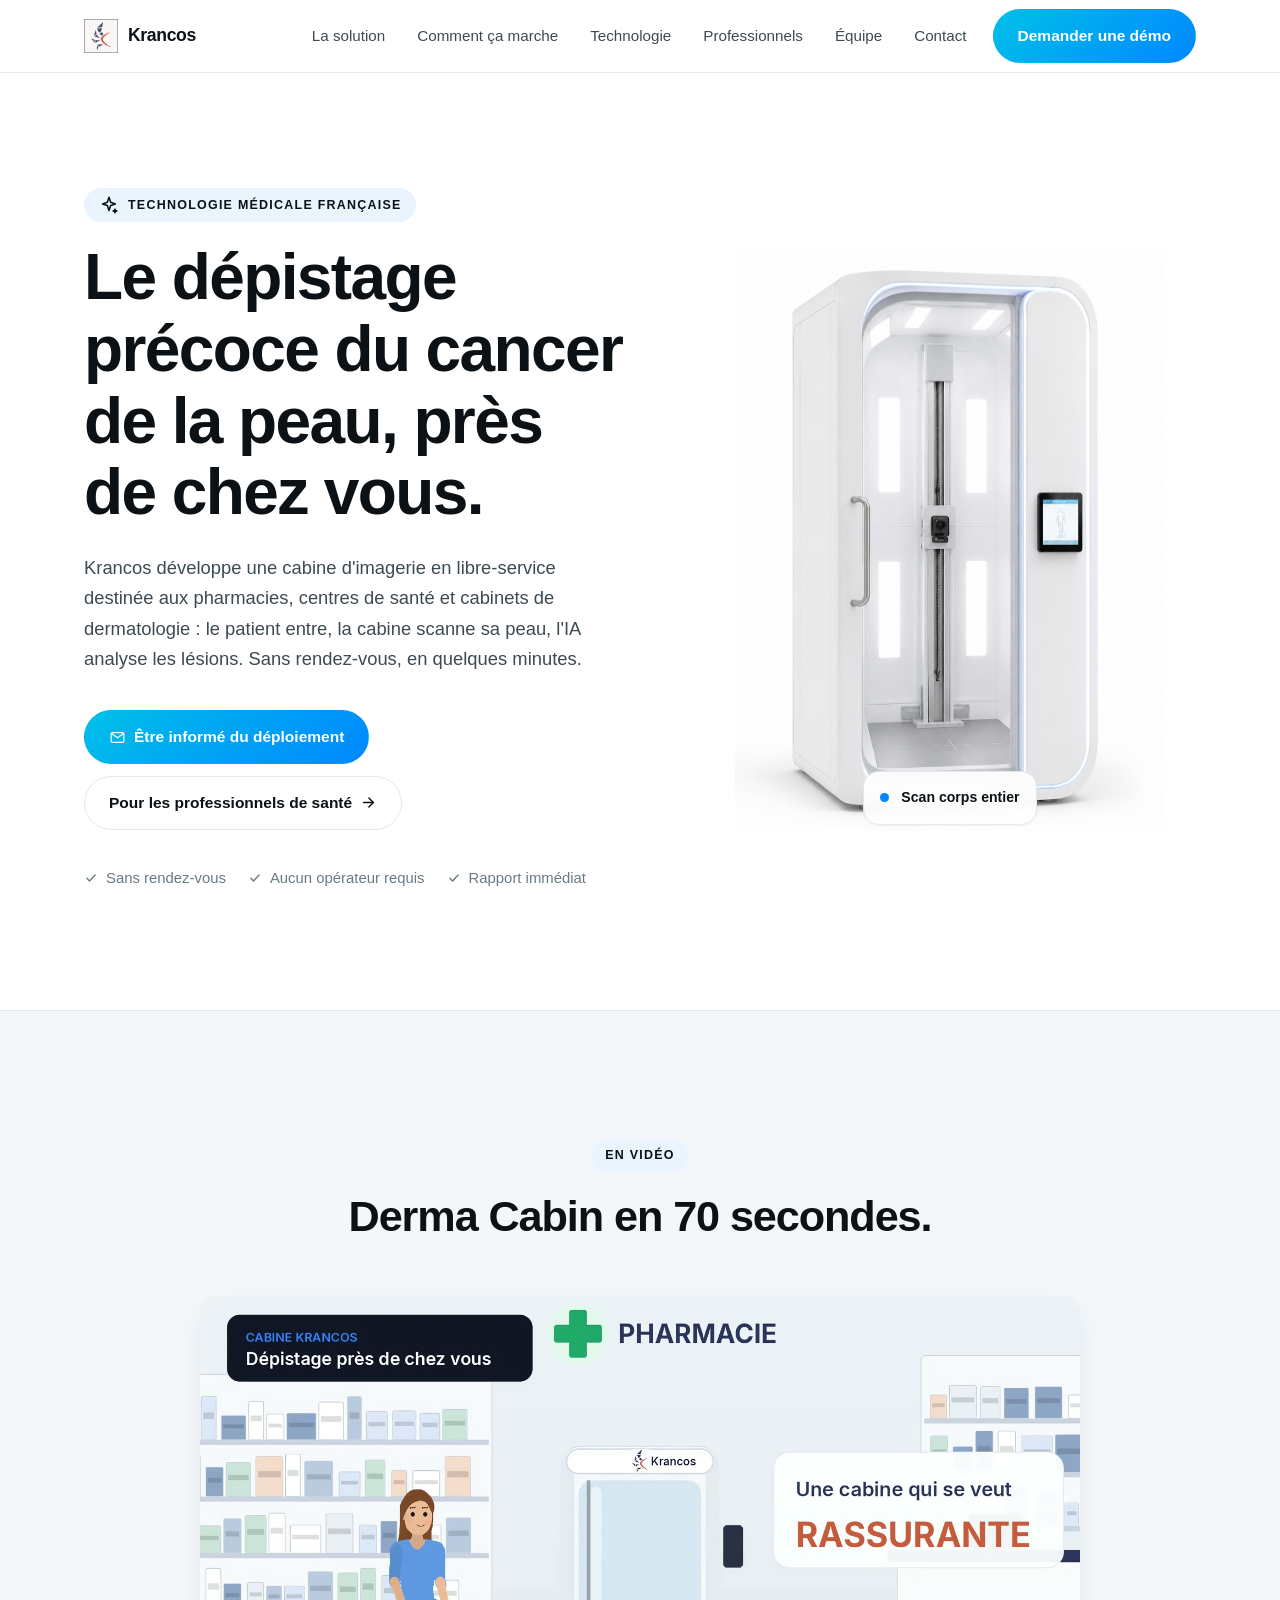
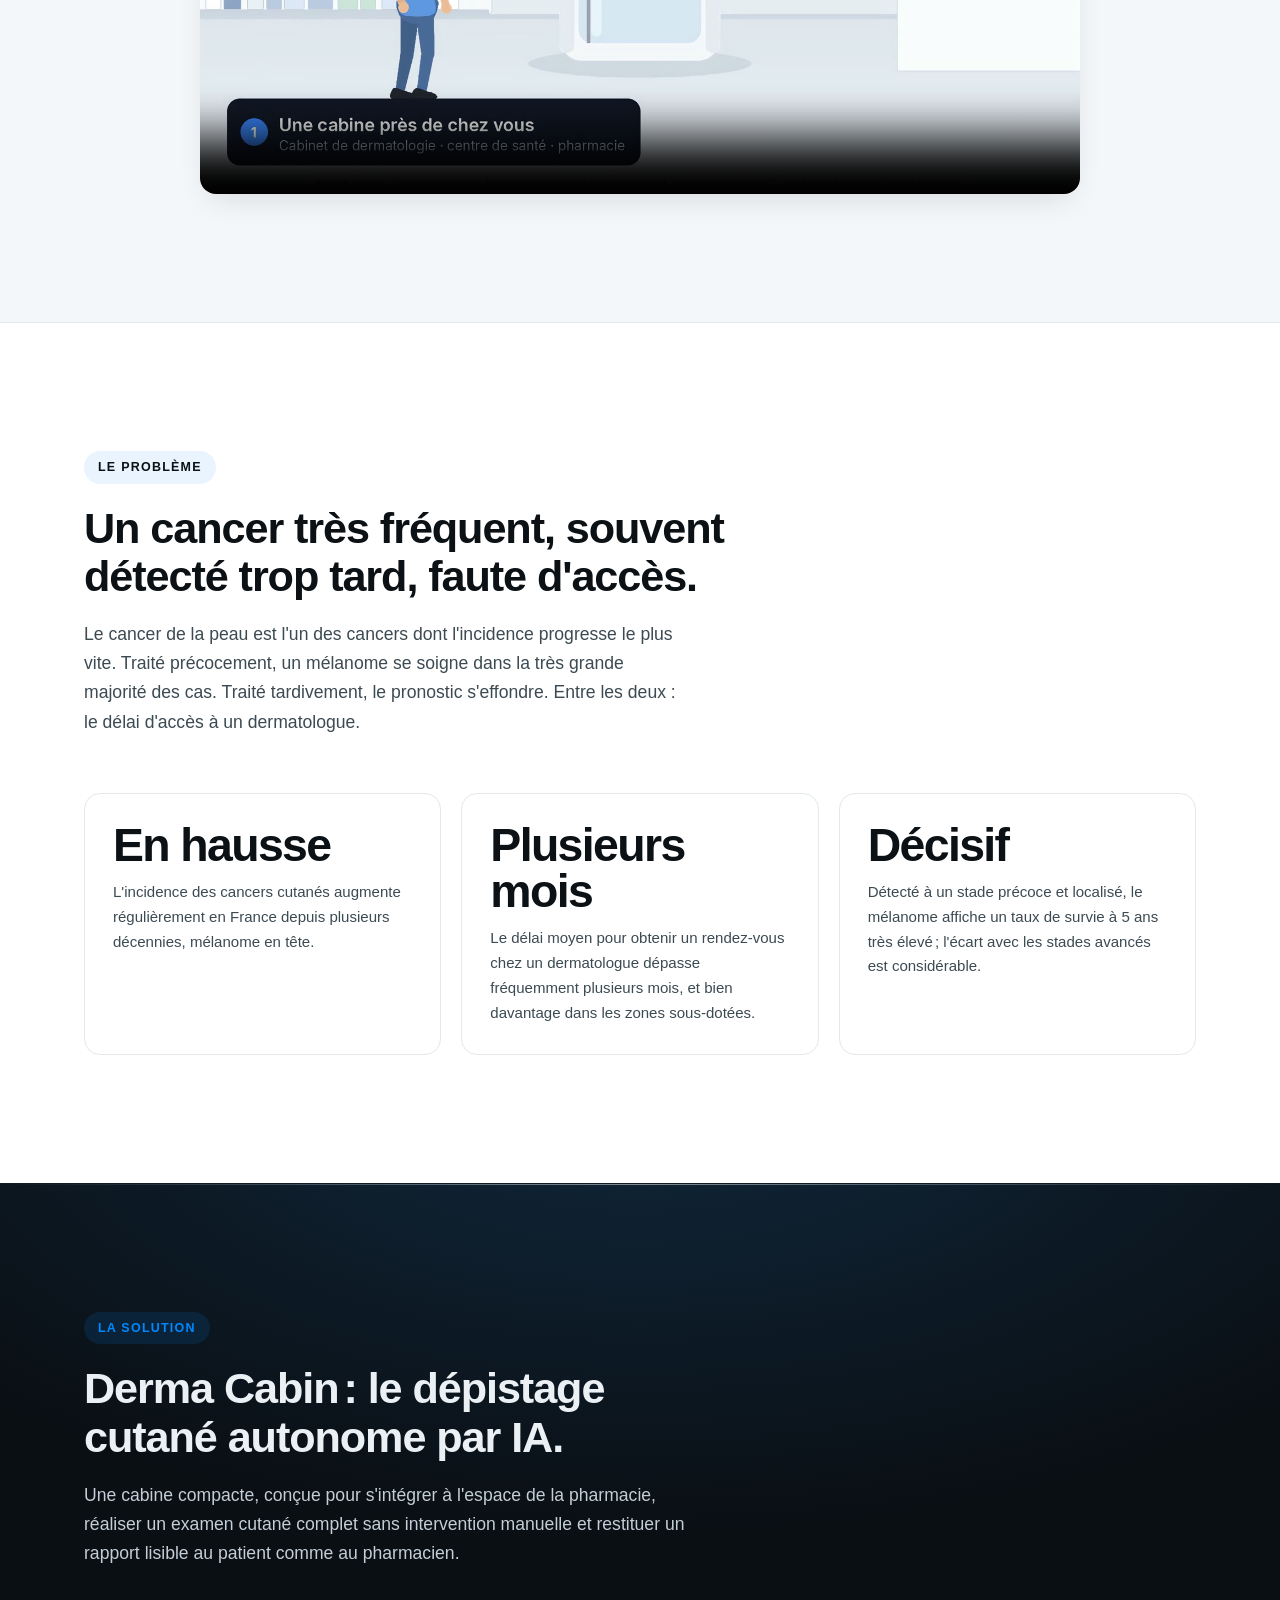
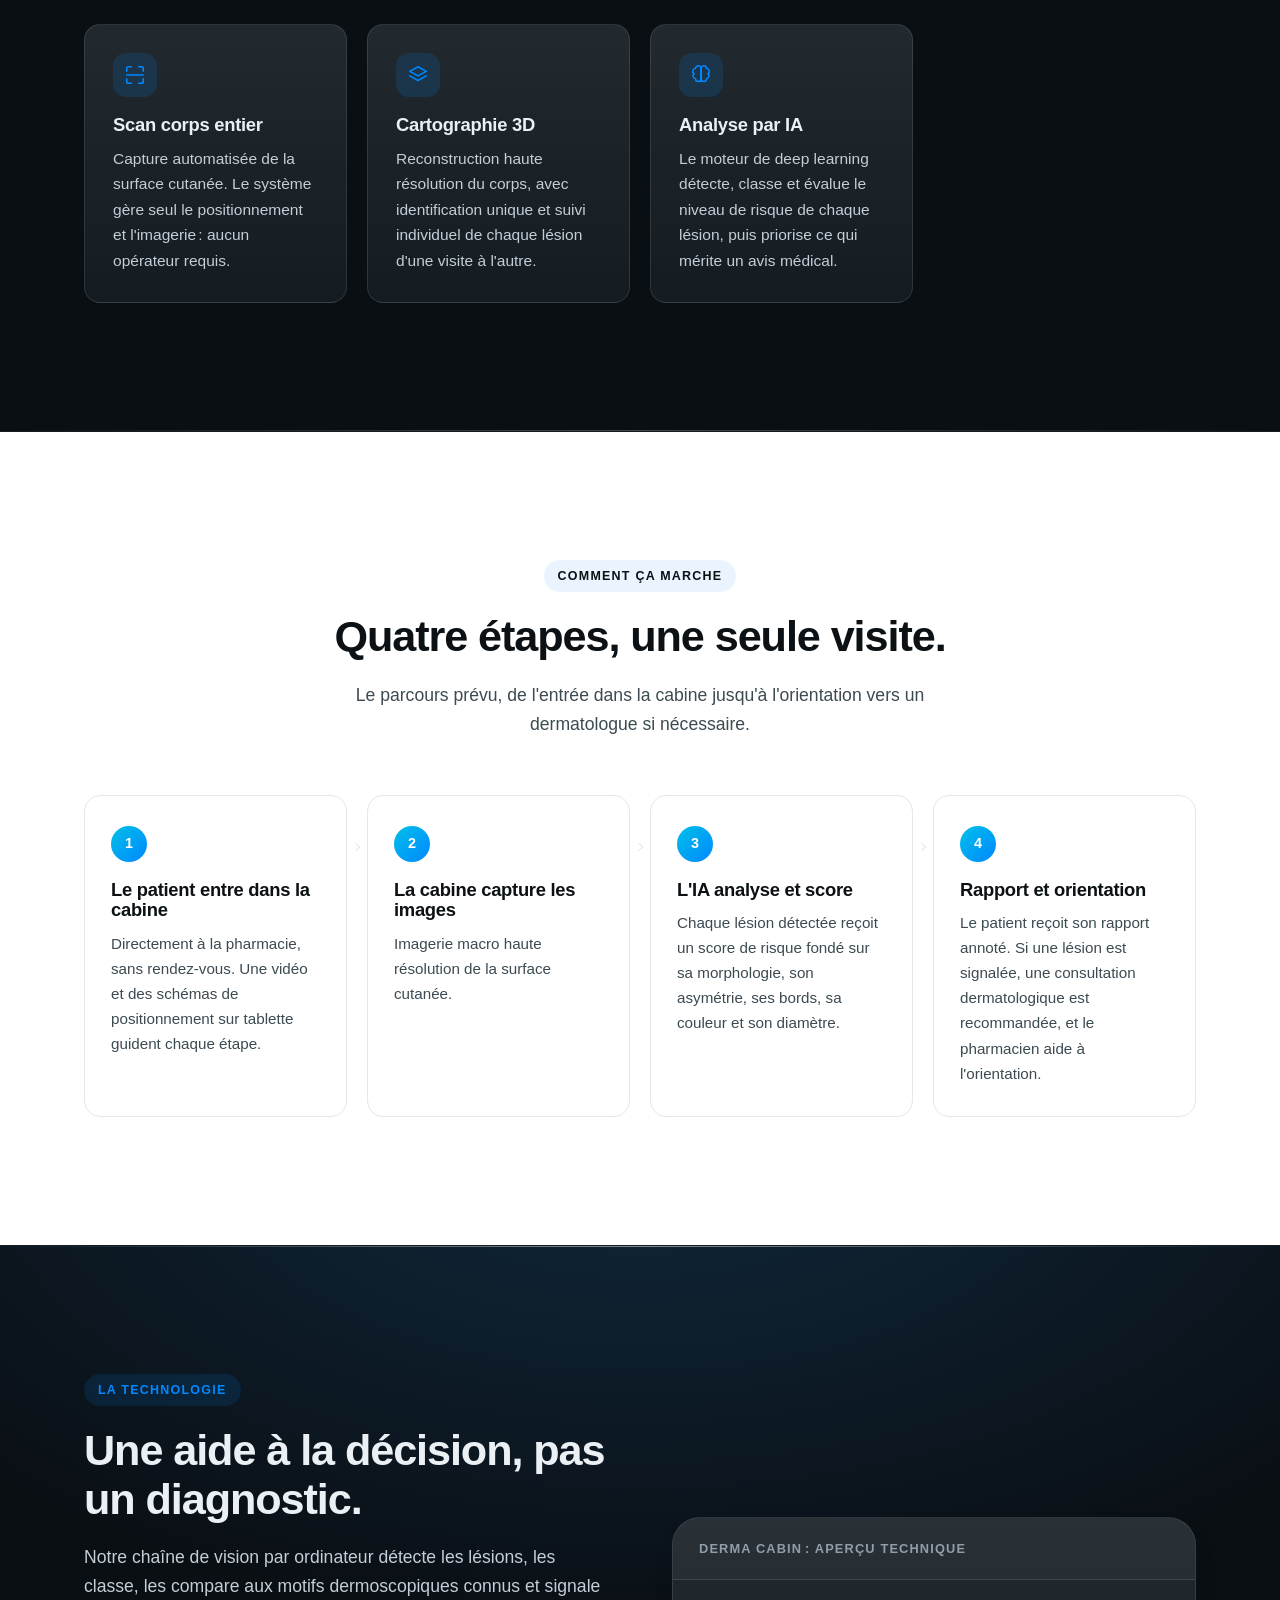
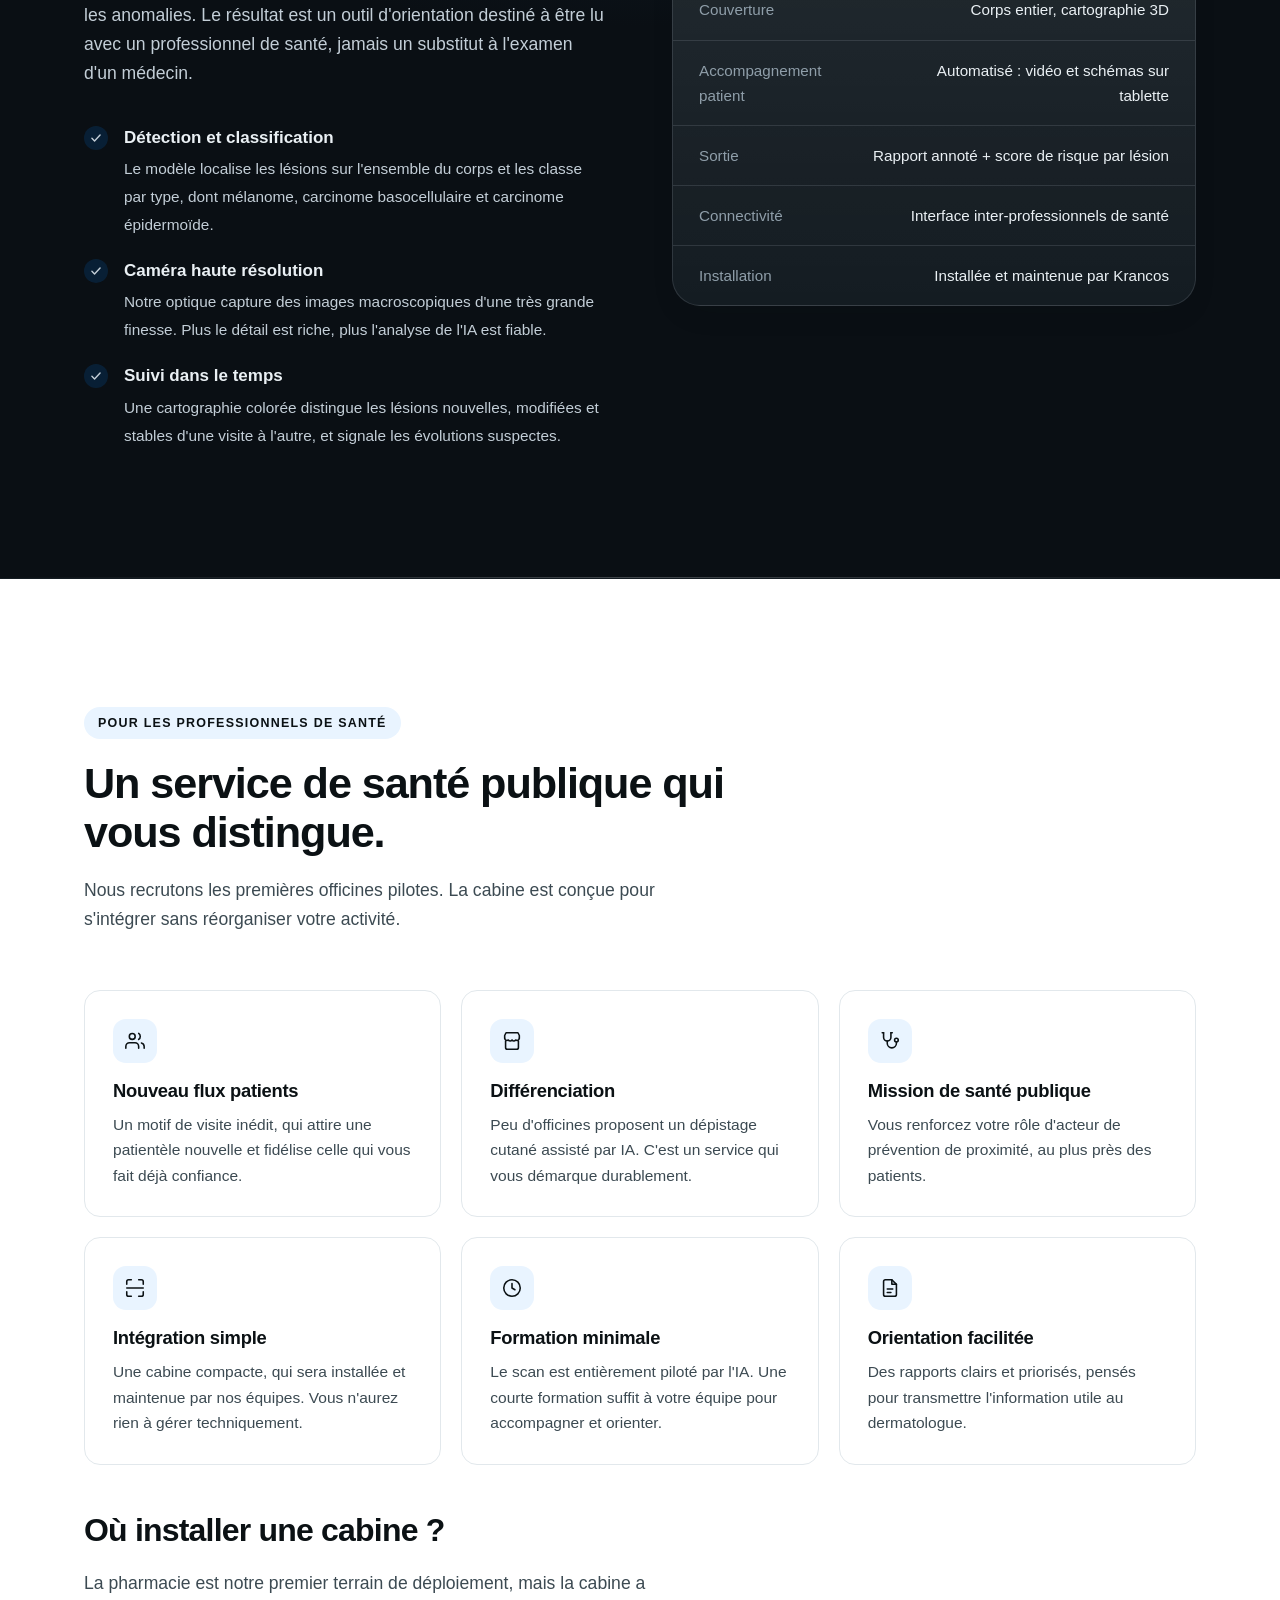
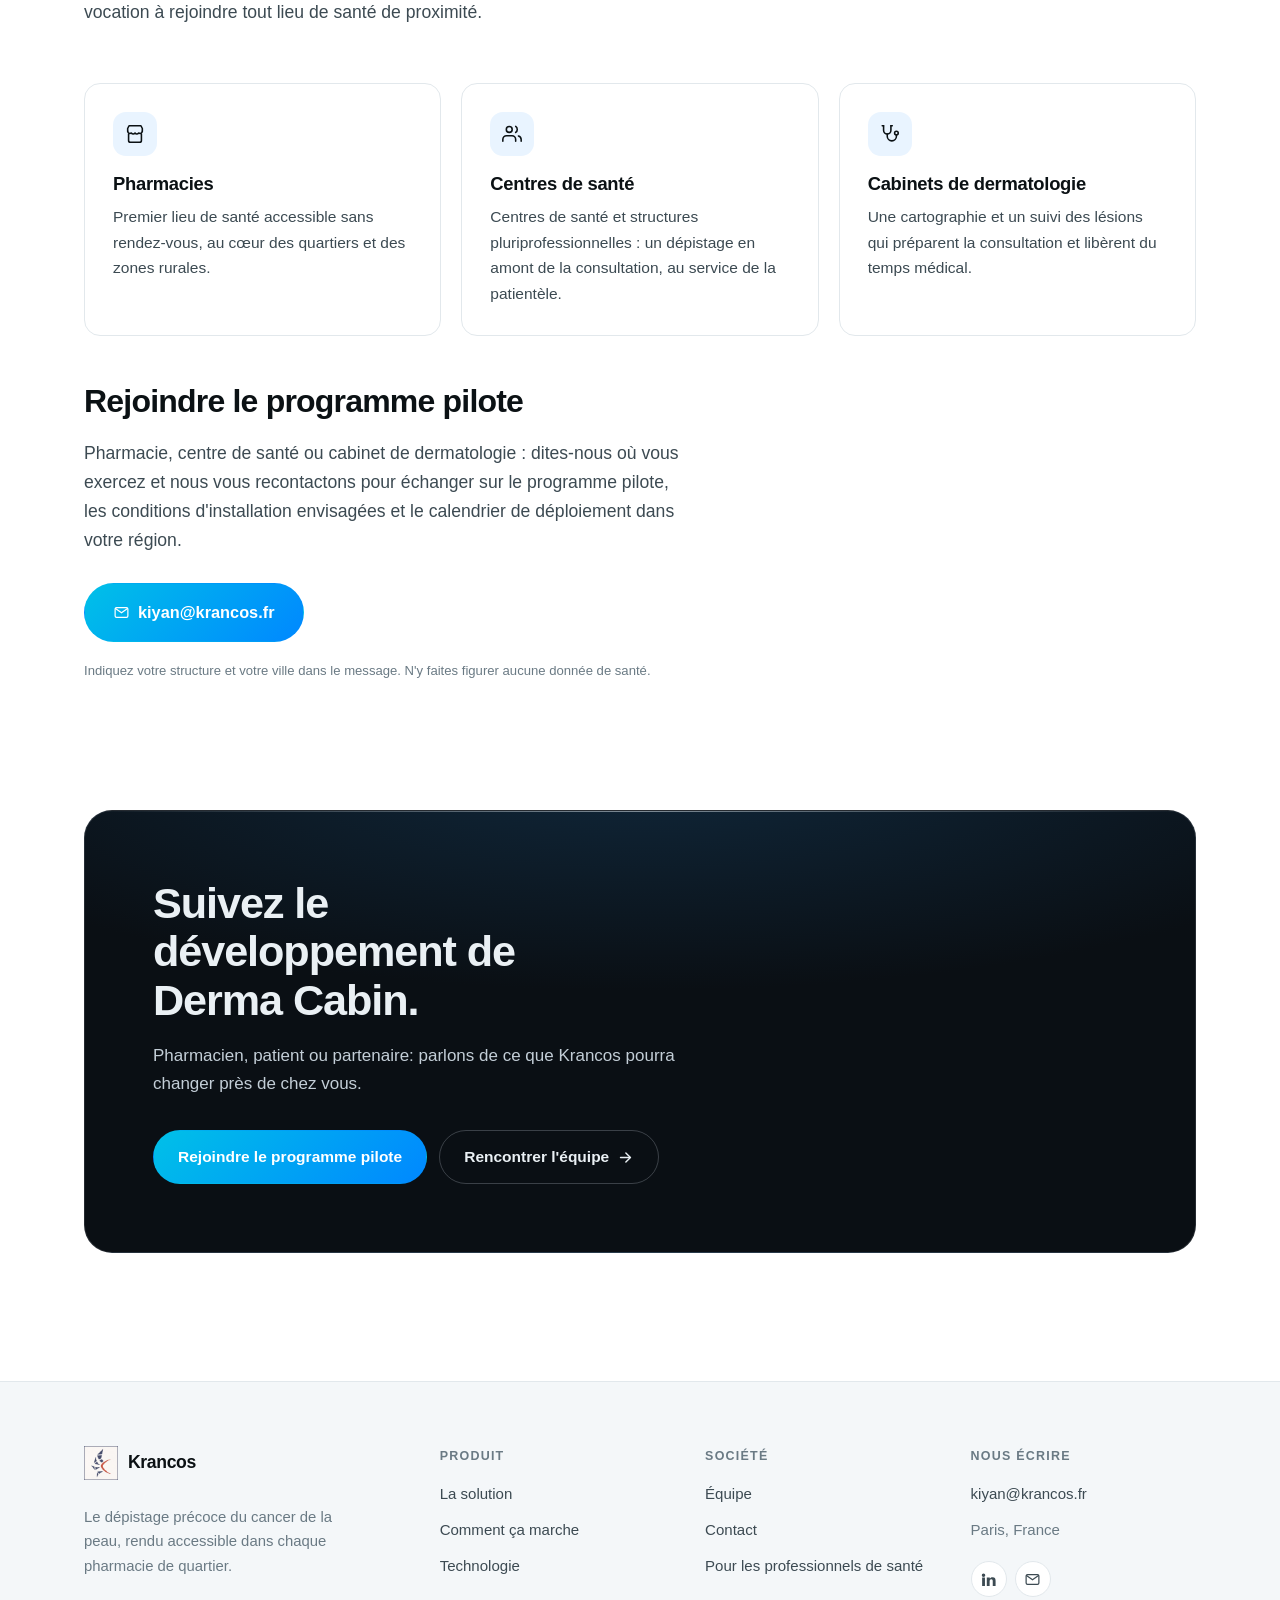
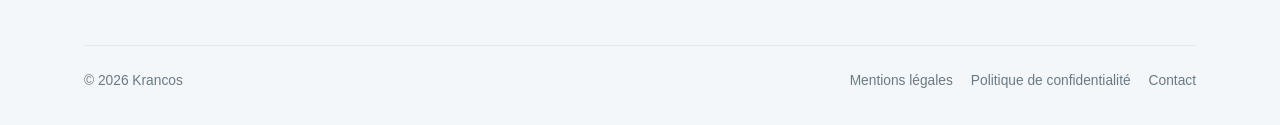
<file: index.html>
<!DOCTYPE html>
<html lang="fr">
<head>
<meta charset="UTF-8">
<meta name="viewport" content="width=device-width, initial-scale=1">
<title>Krancos : dépistage du cancer de la peau par IA</title>
<meta name="description" content="Krancos conçoit des cabines de dépistage du cancer de la peau assistées par IA, installées en pharmacie. Un scan cutané sans rendez-vous, un rapport en quelques minutes.">
<link rel="stylesheet" href="css/styles.css">
</head>
<body>

<a class="skip-link" href="#main">Aller au contenu principal</a>
<div id="site-nav"></div>

<main id="main">

  <!-- ============================= Hero ============================= -->
  <section class="hero">
    <div class="shell hero__grid">
      <div>
        <span class="eyebrow"><i data-icon="sparkle"></i> Technologie médicale française</span>

        <h1 class="hero__title">
          Le dépistage précoce du cancer de la peau,
          <span>près de chez vous.</span>
        </h1>

        <p class="hero__sub">
          Krancos développe une cabine d'imagerie en libre-service destinée
          aux pharmacies, centres de santé et cabinets de dermatologie : le patient
          entre, la cabine scanne sa peau, l'IA analyse les lésions. Sans rendez-vous, en quelques minutes.
        </p>

        <div class="hero__actions">
          <a class="btn btn--primary" href="contact.html?sujet=patient">
            <i data-icon="mail"></i> Être informé du déploiement
          </a>
          <a class="btn btn--ghost" href="#professionnels">
            Pour les professionnels de santé <i data-icon="arrow"></i>
          </a>
        </div>

        <ul class="hero__points">
          <li class="hero__point"><i data-icon="check"></i> Sans rendez-vous</li>
          <li class="hero__point"><i data-icon="check"></i> Aucun opérateur requis</li>
          <li class="hero__point"><i data-icon="check"></i> Rapport immédiat</li>
        </ul>
      </div>

      <div class="hero__visual">
        <img class="hero__cabin" src="assets/cabine/cabine_2.png"
             alt="La cabine Krancos Derma Cabin, vue de trois quarts, porte ouverte sur le module d'imagerie et son écran tactile"
             width="1077" height="1460">
        <div class="hero__badge">
          <span class="hero__badgeDot"></span>
          <span><strong>Scan corps entier</strong></span>
        </div>
      </div>
    </div>
  </section>

  <!-- ============================= Vidéo ============================= -->
  <section class="section section--alt" id="video">
    <div class="shell">
      <div class="section__head section__head--center">
        <span class="eyebrow">En vidéo</span>
        <h2>Derma Cabin en 70 secondes.</h2>
      </div>
      <figure class="demoVideo">
        <video controls preload="none" playsinline
               poster="assets/demo-poster.jpg"
               aria-label="Vidéo de présentation de la cabine Krancos Derma Cabin">
          <source src="assets/demo.mp4" type="video/mp4">
          Votre navigateur ne peut pas lire cette vidéo.
        </video>
      </figure>
    </div>
  </section>

  <!-- ========================== Le problème ========================== -->
  <section class="section" id="probleme">
    <div class="shell">
      <div class="section__head">
        <span class="eyebrow">Le problème</span>
        <h2>Un cancer très fréquent, souvent détecté trop tard, faute d'accès.</h2>
        <p class="lede">
          Le cancer de la peau est l'un des cancers dont l'incidence progresse
          le plus vite. Traité précocement, un mélanome se soigne dans la très grande
          majorité des cas. Traité tardivement, le pronostic s'effondre. Entre les deux :
          le délai d'accès à un dermatologue.
        </p>
      </div>

      <div class="grid grid--3">
        <div class="stat">
          <p class="stat__value">En hausse</p>
          <p class="stat__label">
            L'incidence des cancers cutanés augmente régulièrement en France
            depuis plusieurs décennies, mélanome en tête.
          </p>
        </div>
        <div class="stat">
          <p class="stat__value">Plusieurs mois</p>
          <p class="stat__label">
            Le délai moyen pour obtenir un rendez-vous chez un dermatologue
            dépasse fréquemment plusieurs mois, et bien davantage dans les zones
            sous-dotées.
          </p>
        </div>
        <div class="stat">
          <p class="stat__value">Décisif</p>
          <p class="stat__label">
            Détecté à un stade précoce et localisé, le mélanome affiche un taux
            de survie à 5 ans très élevé ; l'écart avec les stades avancés est
            considérable.
          </p>
        </div>
      </div>

    </div>
  </section>

  <!-- ========================== La solution ========================== -->
  <section class="section section--dark" id="solution">
    <div class="shell">
      <div class="section__head">
        <span class="eyebrow">La solution</span>
        <h2>Derma Cabin : le dépistage cutané autonome par IA.</h2>
        <p class="lede">
          Une cabine compacte, conçue pour s'intégrer à l'espace de la
          pharmacie, réaliser un examen cutané complet sans intervention
          manuelle et restituer un rapport lisible au patient comme au
          pharmacien.
        </p>
      </div>

      <div class="grid grid--4">
        <article class="card">
          <div class="icon"><i data-icon="scan"></i></div>
          <h3 class="card__title">Scan corps entier</h3>
          <p class="card__body">
            Capture automatisée de la surface cutanée. Le système gère seul le
            positionnement et l'imagerie : aucun opérateur requis.
          </p>
        </article>

        <article class="card">
          <div class="icon"><i data-icon="layers"></i></div>
          <h3 class="card__title">Cartographie 3D</h3>
          <p class="card__body">
            Reconstruction haute résolution du corps, avec identification unique
            et suivi individuel de chaque lésion d'une visite à l'autre.
          </p>
        </article>

        <article class="card">
          <div class="icon"><i data-icon="brain"></i></div>
          <h3 class="card__title">Analyse par IA</h3>
          <p class="card__body">
            Le moteur de deep learning détecte, classe et évalue le niveau de
            risque de chaque lésion, puis priorise ce qui mérite un avis médical.
          </p>
        </article>
      </div>
    </div>
  </section>

  <!-- ======================= Comment ça marche ======================= -->
  <section class="section" id="fonctionnement">
    <div class="shell">
      <div class="section__head section__head--center">
        <span class="eyebrow">Comment ça marche</span>
        <h2>Quatre étapes, une seule visite.</h2>
        <p class="lede">
          Le parcours prévu, de l'entrée dans la cabine jusqu'à l'orientation
          vers un dermatologue si nécessaire.
        </p>
      </div>

      <div class="steps">
        <article class="step">
          <div class="step__num">1</div>
          <h3 class="step__title">Le patient entre dans la cabine</h3>
          <p class="step__body">
            Directement à la pharmacie, sans rendez-vous. Une vidéo et des
            schémas de positionnement sur tablette guident chaque étape.
          </p>
        </article>

        <article class="step">
          <div class="step__num">2</div>
          <h3 class="step__title">La cabine capture les images</h3>
          <p class="step__body">
            Imagerie macro haute résolution de la surface cutanée.
          </p>
        </article>

        <article class="step">
          <div class="step__num">3</div>
          <h3 class="step__title">L'IA analyse et score</h3>
          <p class="step__body">
            Chaque lésion détectée reçoit un score de risque fondé sur sa
            morphologie, son asymétrie, ses bords, sa couleur et son diamètre.
          </p>
        </article>

        <article class="step">
          <div class="step__num">4</div>
          <h3 class="step__title">Rapport et orientation</h3>
          <p class="step__body">
            Le patient reçoit son rapport annoté. Si une lésion est signalée,
            une consultation dermatologique est recommandée, et le pharmacien
            aide à l'orientation.
          </p>
        </article>
      </div>
    </div>
  </section>

  <!-- ========================== Technologie ========================== -->
  <section class="section section--dark" id="technologie">
    <div class="shell split">
      <div>
        <span class="eyebrow">La technologie</span>
        <h2>Une aide à la décision, pas un diagnostic.</h2>
        <p class="lede">
          Notre chaîne de vision par ordinateur détecte les lésions, les classe,
          les compare aux motifs dermoscopiques connus et signale les anomalies.
          Le résultat est un outil d'orientation destiné à être lu avec un
          professionnel de santé, jamais un substitut à l'examen d'un médecin.
        </p>

        <ul class="featureList">
          <li>
            <span class="check"><i data-icon="check"></i></span>
            <div>
              <strong>Détection et classification</strong>
              <span>
                Le modèle localise les lésions sur l'ensemble du corps et les
                classe par type, dont mélanome, carcinome basocellulaire et
                carcinome épidermoïde.
              </span>
            </div>
          </li>
          <li>
            <span class="check"><i data-icon="check"></i></span>
            <div>
              <strong>Caméra haute résolution</strong>
              <span>
                Notre optique capture des images macroscopiques d'une très
                grande finesse. Plus le détail est riche, plus l'analyse de
                l'IA est fiable.
              </span>
            </div>
          </li>
          <li>
            <span class="check"><i data-icon="check"></i></span>
            <div>
              <strong>Suivi dans le temps</strong>
              <span>
                Une cartographie colorée distingue les lésions nouvelles,
                modifiées et stables d'une visite à l'autre, et signale les
                évolutions suspectes.
              </span>
            </div>
          </li>
        </ul>
      </div>

      <div class="specPanel">
        <p class="specPanel__head">Derma Cabin : aperçu technique</p>
        <dl>
          <div class="specRow"><dt>Couverture</dt><dd>Corps entier, cartographie 3D</dd></div>
          <div class="specRow"><dt>Accompagnement patient</dt><dd>Automatisé : vidéo et schémas sur tablette</dd></div>
          <div class="specRow"><dt>Sortie</dt><dd>Rapport annoté + score de risque par lésion</dd></div>
          <div class="specRow"><dt>Connectivité</dt><dd>Interface inter-professionnels de santé</dd></div>
          <div class="specRow"><dt>Installation</dt><dd>Installée et maintenue par Krancos</dd></div>
        </dl>
      </div>
    </div>
  </section>

  <!-- ==================== Pour les professionnels de santé ==================== -->
  <section class="section" id="professionnels">
    <div class="shell">
      <div class="section__head">
        <span class="eyebrow">Pour les professionnels de santé</span>
        <h2>Un service de santé publique qui vous distingue.</h2>
        <p class="lede">
          Nous recrutons les premières officines pilotes. La cabine est conçue
          pour s'intégrer sans réorganiser votre activité.
        </p>
      </div>

      <div class="grid grid--3" style="margin-bottom:48px">
        <article class="card">
          <div class="icon"><i data-icon="users"></i></div>
          <h3 class="card__title">Nouveau flux patients</h3>
          <p class="card__body">
            Un motif de visite inédit, qui attire une patientèle nouvelle et
            fidélise celle qui vous fait déjà confiance.
          </p>
        </article>
        <article class="card">
          <div class="icon"><i data-icon="store"></i></div>
          <h3 class="card__title">Différenciation</h3>
          <p class="card__body">
            Peu d'officines proposent un dépistage cutané assisté par IA. C'est
            un service qui vous démarque durablement.
          </p>
        </article>
        <article class="card">
          <div class="icon"><i data-icon="stethoscope"></i></div>
          <h3 class="card__title">Mission de santé publique</h3>
          <p class="card__body">
            Vous renforcez votre rôle d'acteur de prévention de proximité, au
            plus près des patients.
          </p>
        </article>
        <article class="card">
          <div class="icon"><i data-icon="scan"></i></div>
          <h3 class="card__title">Intégration simple</h3>
          <p class="card__body">
            Une cabine compacte, qui sera installée et maintenue par nos
            équipes. Vous n'aurez rien à gérer techniquement.
          </p>
        </article>
        <article class="card">
          <div class="icon"><i data-icon="clock"></i></div>
          <h3 class="card__title">Formation minimale</h3>
          <p class="card__body">
            Le scan est entièrement piloté par l'IA. Une courte formation suffit
            à votre équipe pour accompagner et orienter.
          </p>
        </article>
        <article class="card">
          <div class="icon"><i data-icon="report"></i></div>
          <h3 class="card__title">Orientation facilitée</h3>
          <p class="card__body">
            Des rapports clairs et priorisés, pensés pour transmettre
            l'information utile au dermatologue.
          </p>
        </article>
      </div>

      <div class="section__head" id="lieux">
        <h2 class="title--sm">Où installer une cabine ?</h2>
        <p class="lede">
          La pharmacie est notre premier terrain de déploiement, mais la cabine
          a vocation à rejoindre tout lieu de santé de proximité.
        </p>
      </div>

      <div class="grid grid--3" style="margin-bottom:48px">
        <article class="card">
          <div class="icon"><i data-icon="store"></i></div>
          <h3 class="card__title">Pharmacies</h3>
          <p class="card__body">
            Premier lieu de santé accessible sans rendez-vous, au cœur des
            quartiers et des zones rurales.
          </p>
        </article>
        <article class="card">
          <div class="icon"><i data-icon="users"></i></div>
          <h3 class="card__title">Centres de santé</h3>
          <p class="card__body">
            Centres de santé et structures pluriprofessionnelles : un dépistage
            en amont de la consultation, au service de la patientèle.
          </p>
        </article>
        <article class="card">
          <div class="icon"><i data-icon="stethoscope"></i></div>
          <h3 class="card__title">Cabinets de dermatologie</h3>
          <p class="card__body">
            Une cartographie et un suivi des lésions qui préparent la
            consultation et libèrent du temps médical.
          </p>
        </article>
      </div>

      <div class="contactCTA" id="demo">
        <h2 class="title--sm">Rejoindre le programme pilote</h2>
        <p class="lede">
          Pharmacie, centre de santé ou cabinet de dermatologie : dites-nous où
          vous exercez et nous vous recontactons pour échanger sur le programme
          pilote, les conditions d'installation envisagées et le calendrier de
          déploiement dans votre région.
        </p>
        <a class="btn btn--primary contactCTA__btn" href="mailto:kiyan@krancos.fr?subject=Programme%20pilote">
          <i data-icon="mail"></i> kiyan@krancos.fr
        </a>
        <p class="field__hint">
          Indiquez votre structure et votre ville dans le message. N'y faites
          figurer aucune donnée de santé.
        </p>
      </div>
    </div>
  </section>

  <!-- ========================== Bandeau CTA ========================== -->
  <section class="section section--flush">
    <div class="shell">
      <div class="band">
        <h2>Suivez le développement de Derma Cabin.</h2>
        <p>
          Pharmacien, patient ou partenaire: parlons de ce que
          Krancos pourra changer près de chez vous.
        </p>
        <div class="band__actions">
          <a class="btn btn--onDark" href="contact.html?sujet=demo">Rejoindre le programme pilote</a>
          <a class="btn btn--outlineLight" href="equipe.html">
            Rencontrer l'équipe <i data-icon="arrow"></i>
          </a>
        </div>
      </div>
    </div>
  </section>

</main>

<div id="site-footer"></div>
<script src="js/site.js"></script>
</body>
</html>
</file>
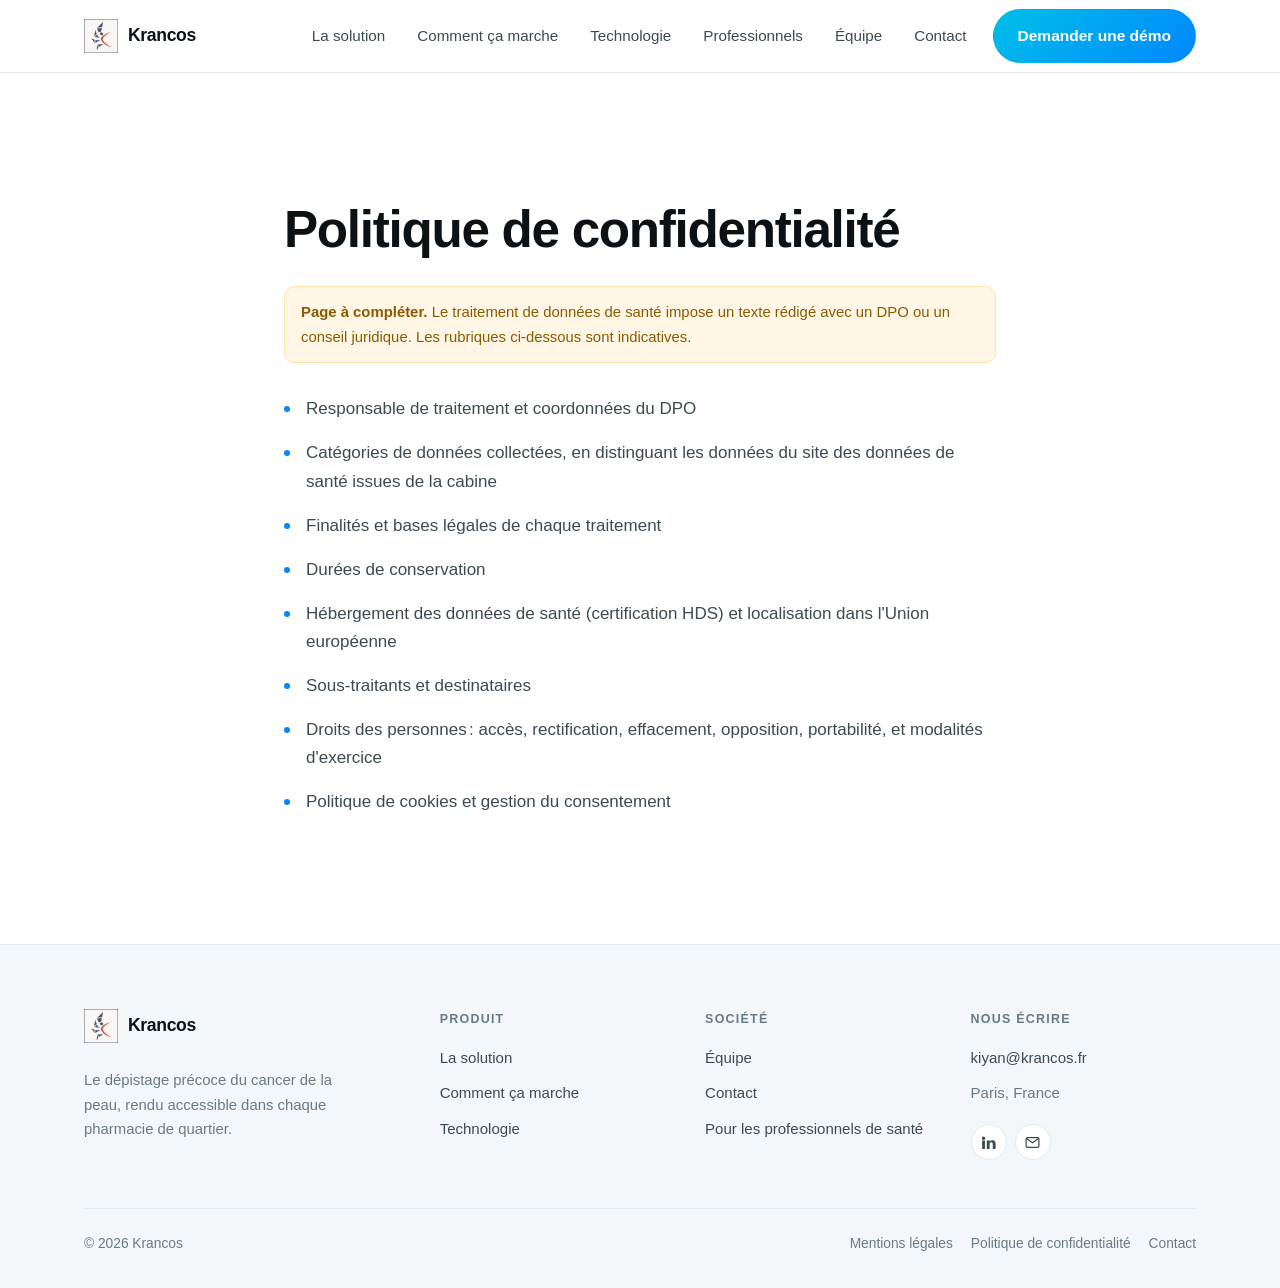
<file: confidentialite.html>
<!DOCTYPE html>
<html lang="fr">
<head>
<meta charset="UTF-8">
<meta name="viewport" content="width=device-width, initial-scale=1">
<title>Politique de confidentialité | Krancos</title>
<meta name="robots" content="noindex">
<link rel="stylesheet" href="css/styles.css">
</head>
<body>

<a class="skip-link" href="#main">Aller au contenu principal</a>
<div id="site-nav"></div>

<main id="main">
  <section class="section">
    <div class="shell prose">
      <h1 class="title--page">Politique de confidentialité</h1>

      <p class="alert alert--warn" style="margin-top:28px">
        <strong>Page à compléter.</strong> Le traitement de données de santé
        impose un texte rédigé avec un DPO ou un conseil juridique. Les
        rubriques ci-dessous sont indicatives.
      </p>

      <ul>
        <li>Responsable de traitement et coordonnées du DPO</li>
        <li>
          Catégories de données collectées, en distinguant les données du site
          des données de santé issues de la cabine
        </li>
        <li>Finalités et bases légales de chaque traitement</li>
        <li>Durées de conservation</li>
        <li>
          Hébergement des données de santé (certification HDS) et localisation
          dans l'Union européenne
        </li>
        <li>Sous-traitants et destinataires</li>
        <li>
          Droits des personnes : accès, rectification, effacement, opposition,
          portabilité, et modalités d'exercice
        </li>
        <li>Politique de cookies et gestion du consentement</li>
      </ul>
    </div>
  </section>
</main>

<div id="site-footer"></div>
<script src="js/site.js"></script>
</body>
</html>
</file>
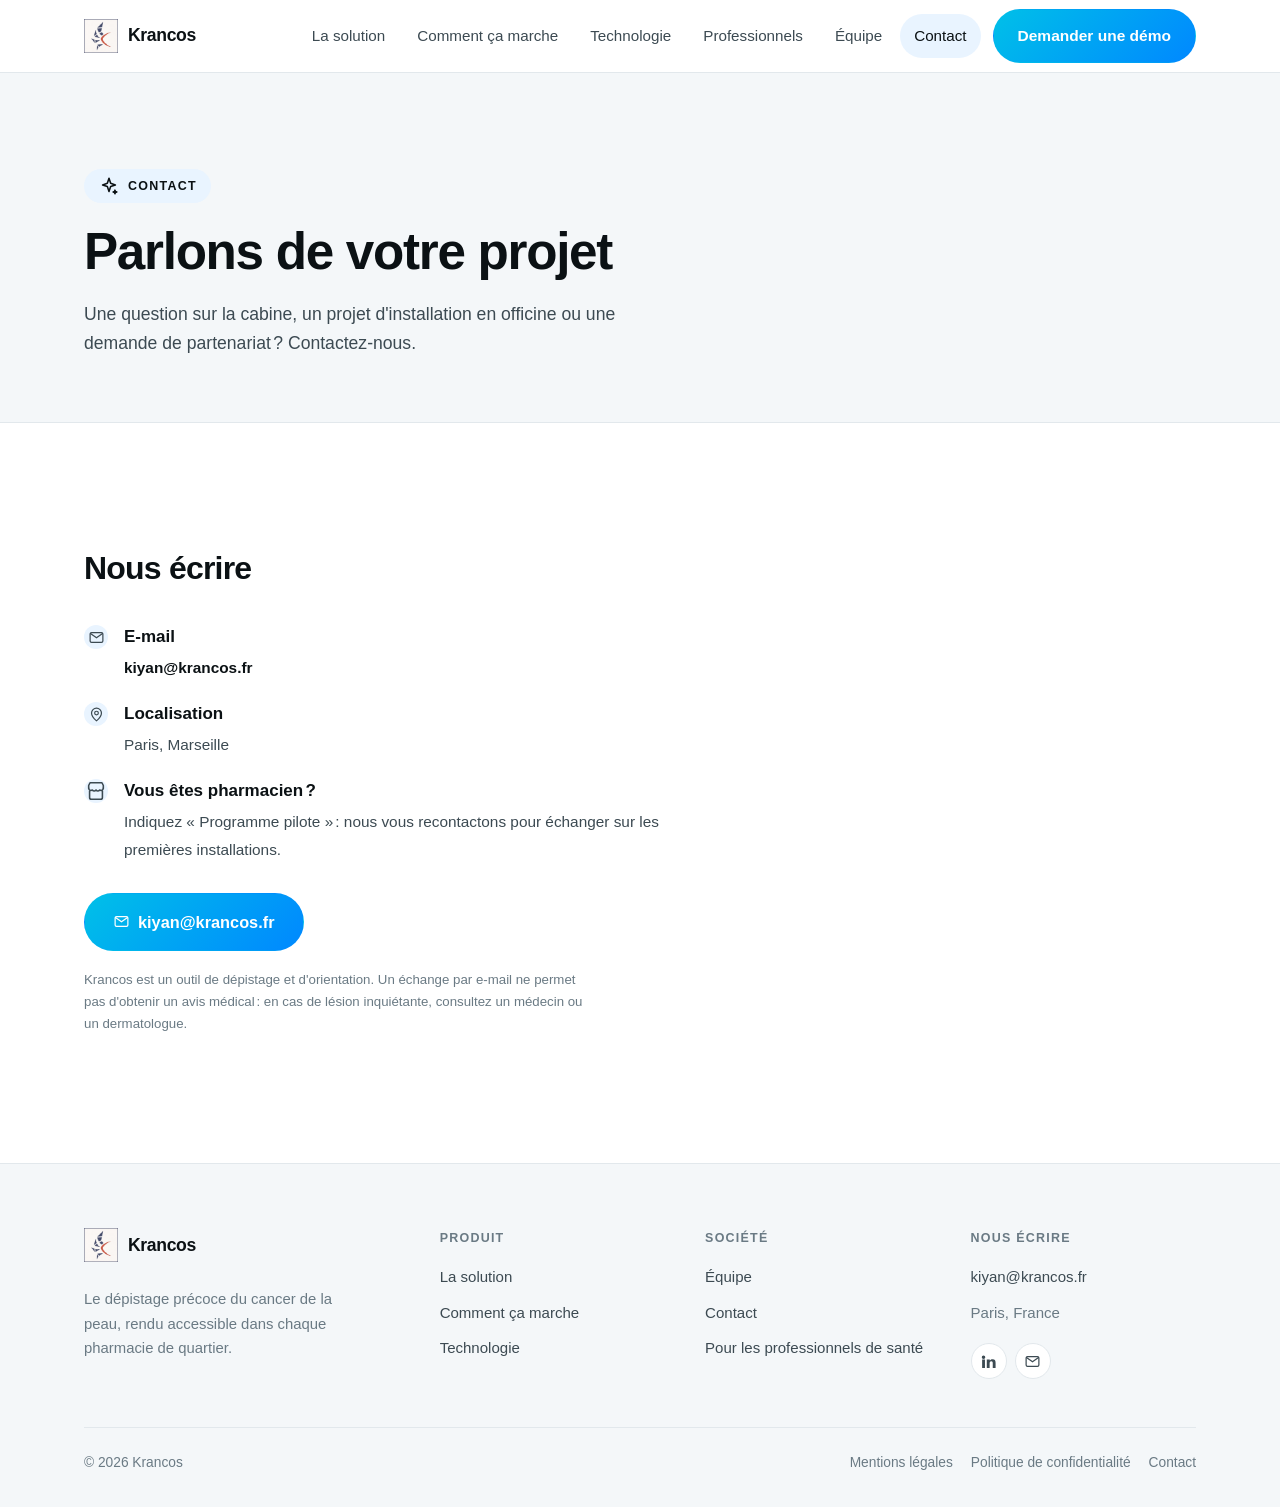
<file: contact.html>
<!DOCTYPE html>
<html lang="fr">
<head>
<meta charset="UTF-8">
<meta name="viewport" content="width=device-width, initial-scale=1">
<title>Contact | Krancos</title>
<meta name="description" content="Contactez l'équipe Krancos : installation d'une cabine en pharmacie, question patient, partenariat ou presse.">
<link rel="stylesheet" href="css/styles.css">
</head>
<body>

<a class="skip-link" href="#main">Aller au contenu principal</a>
<div id="site-nav"></div>

<main id="main">

  <section class="pageHead">
    <div class="shell">
      <span class="eyebrow"><i data-icon="sparkle"></i> Contact</span>
      <h1 class="title--page">Parlons de votre projet</h1>
      <p class="lede">
        Une question sur la cabine, un projet d'installation en officine ou une
        demande de partenariat ? Contactez-nous.
      </p>
    </div>
  </section>

  <section class="section">
    <div class="shell">
      <div class="contactCTA">
        <h2 class="title--sm">Nous écrire</h2>

        <ul class="featureList">
          <li>
            <span class="check"><i data-icon="mail"></i></span>
            <div>
              <strong>E-mail</strong>
              <span><a class="link-accent" href="mailto:kiyan@krancos.fr">kiyan@krancos.fr</a></span>
            </div>
          </li>
          <li>
            <span class="check"><i data-icon="pin"></i></span>
            <div>
              <strong>Localisation</strong>
              <span>Paris, Marseille</span>
            </div>
          </li>
          <li>
            <span class="check"><i data-icon="store"></i></span>
            <div>
              <strong>Vous êtes pharmacien ?</strong>
              <span>
                Indiquez « Programme pilote » : nous vous recontactons pour
                échanger sur les premières installations.
              </span>
            </div>
          </li>
        </ul>

        <a class="btn btn--primary contactCTA__btn" href="mailto:kiyan@krancos.fr">
          <i data-icon="mail"></i> kiyan@krancos.fr
        </a>

        <p class="footnote">
          Krancos est un outil de dépistage et d'orientation. Un échange par
          e-mail ne permet pas d'obtenir un avis médical : en cas de lésion inquiétante,
          consultez un médecin ou un dermatologue.
        </p>
      </div>

    </div>
  </section>

</main>

<div id="site-footer"></div>
<script src="js/site.js"></script>
</body>
</html>
</file>
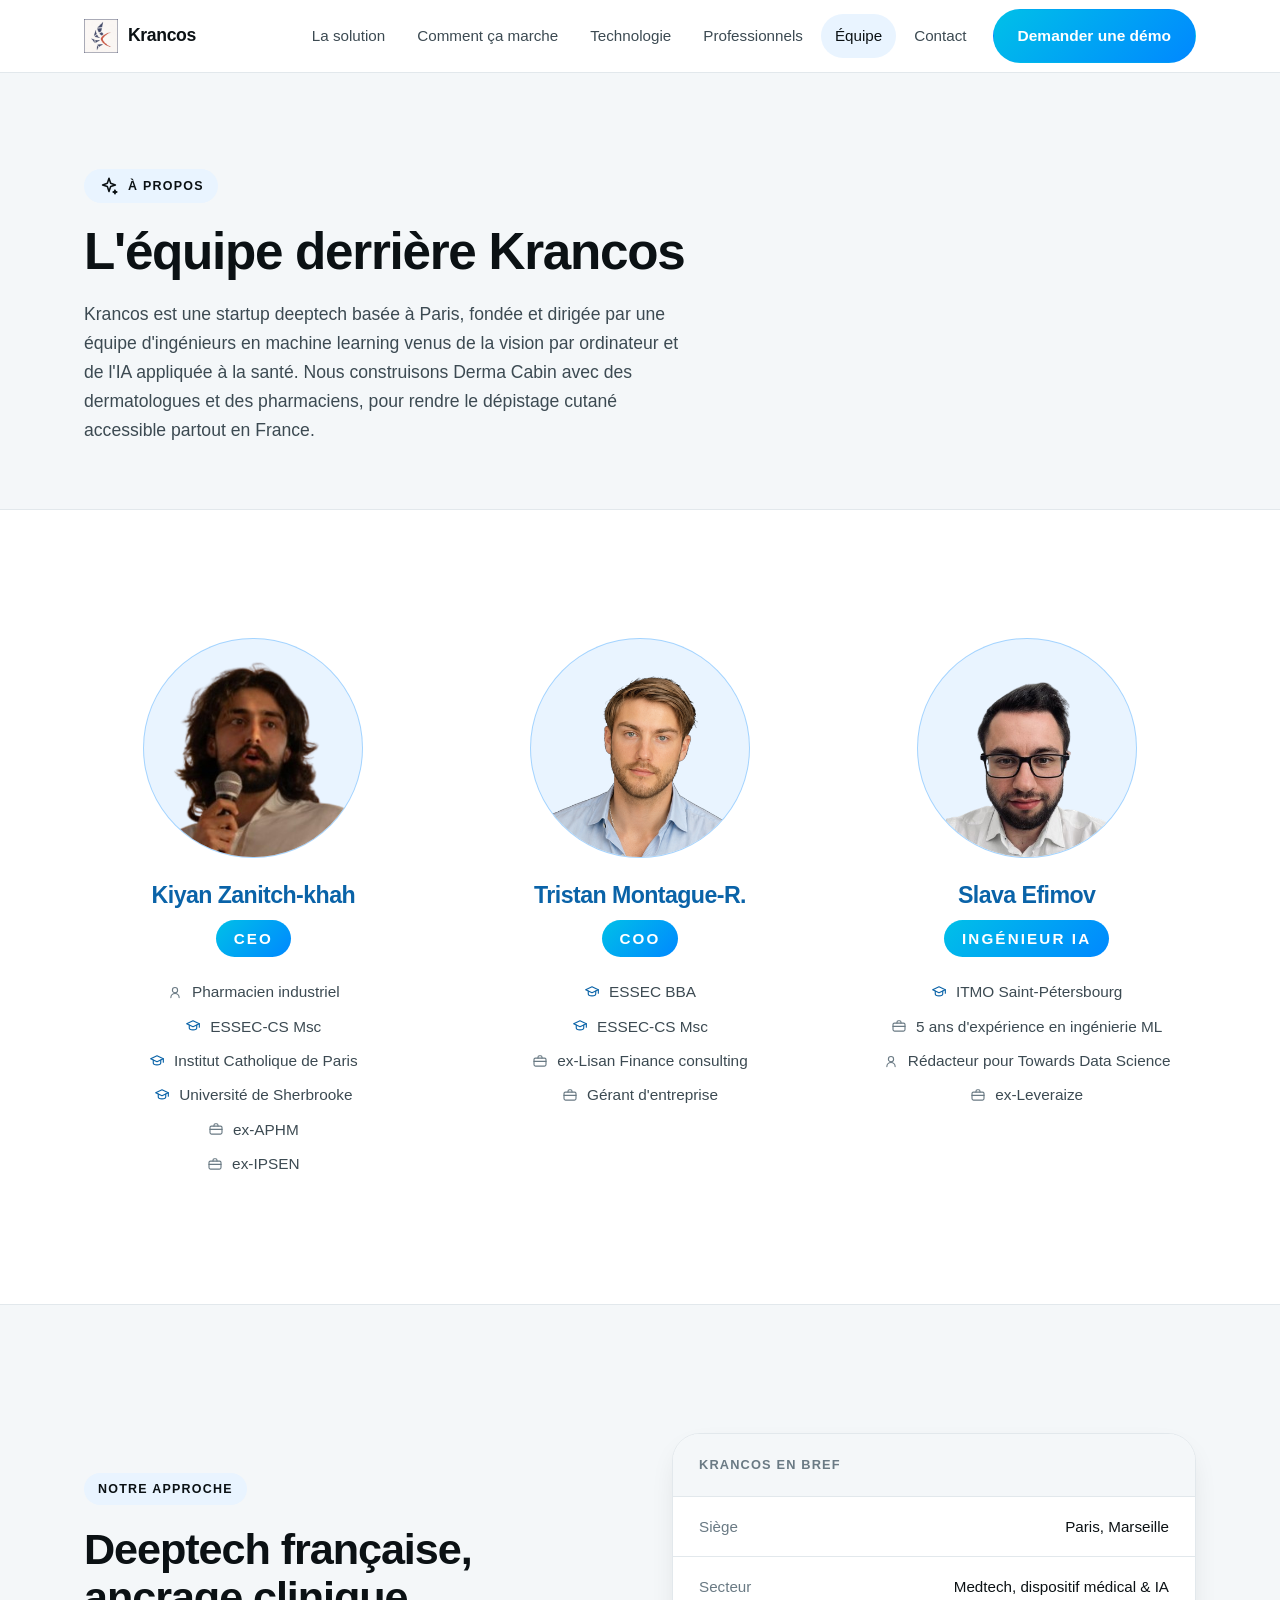
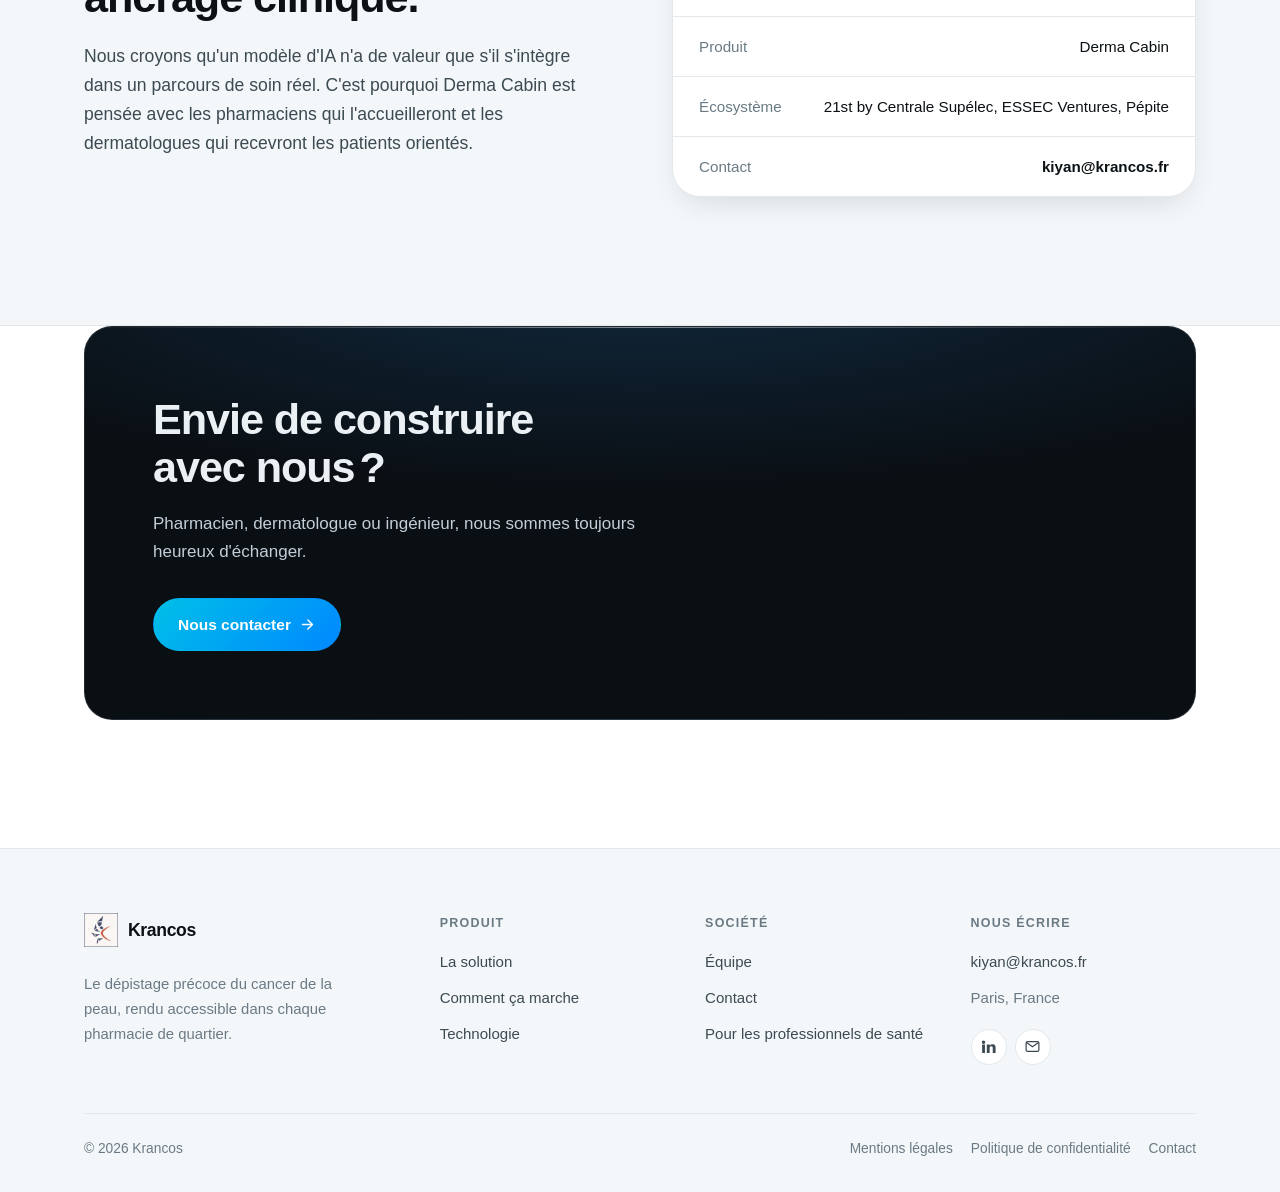
<file: equipe.html>
<!DOCTYPE html>
<html lang="fr">
<head>
<meta charset="UTF-8">
<meta name="viewport" content="width=device-width, initial-scale=1">
<title>Équipe | Krancos</title>
<meta name="description" content="L'équipe Krancos : une startup deeptech parisienne fondée par des ingénieurs en machine learning spécialisés en vision par ordinateur et IA de santé.">
<link rel="stylesheet" href="css/styles.css">
</head>
<body>

<a class="skip-link" href="#main">Aller au contenu principal</a>
<div id="site-nav"></div>

<main id="main">

  <section class="pageHead">
    <div class="shell">
      <span class="eyebrow"><i data-icon="sparkle"></i> À propos</span>
      <h1 class="title--page">L'équipe derrière Krancos</h1>
      <p class="lede">
        Krancos est une startup deeptech basée à Paris, fondée et dirigée par
        une équipe d'ingénieurs en machine learning venus de la vision par
        ordinateur et de l'IA appliquée à la santé. Nous construisons Derma
        Cabin avec des dermatologues et des pharmaciens, pour rendre le
        dépistage cutané accessible partout en France.
      </p>
    </div>
  </section>

  <section class="section">
    <div class="shell">
      <div class="team">

        <article class="member">
          <div class="member__photo">
            <img src="assets/team_new/kiyan.png" alt="Portrait de Kiyan Zanitch-khah" width="440" height="440">
          </div>
          <h2 class="member__name">Kiyan Zanitch-khah</h2>
          <p class="member__role">CEO</p>
          <ul class="member__creds">
            <li><i data-icon="badge"></i><span>Pharmacien industriel</span></li>
            <li class="is-edu"><i data-icon="cap"></i><span>ESSEC-CS Msc</span></li>
            <li class="is-edu"><i data-icon="cap"></i><span>Institut Catholique de Paris</span></li>
            <li class="is-edu"><i data-icon="cap"></i><span>Université de Sherbrooke</span></li>
            <li><i data-icon="briefcase"></i><span>ex-APHM</span></li>
            <li><i data-icon="briefcase"></i><span>ex-IPSEN</span></li>
          </ul>
        </article>

        <article class="member">
          <div class="member__photo">
            <img src="assets/team_new/tristan.png" alt="Portrait de Tristan Montague-R." width="440" height="440">
          </div>
          <h2 class="member__name">Tristan Montague-R.</h2>
          <p class="member__role">COO</p>
          <ul class="member__creds">
            <li class="is-edu"><i data-icon="cap"></i><span>ESSEC BBA</span></li>
            <li class="is-edu"><i data-icon="cap"></i><span>ESSEC-CS Msc</span></li>
            <li><i data-icon="briefcase"></i><span>ex-Lisan Finance consulting</span></li>
            <li><i data-icon="briefcase"></i><span>Gérant d'entreprise</span></li>
          </ul>
        </article>

        <article class="member">
          <div class="member__photo">
            <img src="assets/team_new/slava.png" alt="Portrait de Slava Efimov" width="440" height="440">
          </div>
          <h2 class="member__name">Slava Efimov</h2>
          <p class="member__role">Ingénieur IA</p>
          <ul class="member__creds">
            <li class="is-edu"><i data-icon="cap"></i><span>ITMO Saint-Pétersbourg</span></li>
            <li><i data-icon="briefcase"></i><span>5 ans d'expérience en ingénierie ML</span></li>
            <li><i data-icon="badge"></i><span>Rédacteur pour Towards Data Science</span></li>
            <li><i data-icon="briefcase"></i><span>ex-Leveraize</span></li>
          </ul>
        </article>

      </div>
    </div>
  </section>

  <section class="section section--alt">
    <div class="shell split">
      <div>
        <span class="eyebrow">Notre approche</span>
        <h2>Deeptech française, ancrage clinique.</h2>
        <p class="lede">
          Nous croyons qu'un modèle d'IA n'a de valeur que s'il s'intègre dans
          un parcours de soin réel. C'est pourquoi Derma Cabin est pensée avec
          les pharmaciens qui l'accueilleront et les dermatologues qui
          recevront les patients orientés.
        </p>
      </div>

      <div class="specPanel">
        <p class="specPanel__head">Krancos en bref</p>
        <dl>
          <div class="specRow"><dt>Siège</dt><dd>Paris, Marseille</dd></div>
          <div class="specRow"><dt>Secteur</dt><dd>Medtech, dispositif médical &amp; IA</dd></div>
          <div class="specRow"><dt>Produit</dt><dd>Derma Cabin</dd></div>
          <div class="specRow"><dt>Écosystème</dt><dd>21st by Centrale Supélec, ESSEC Ventures, Pépite</dd></div>
          <div class="specRow"><dt>Contact</dt><dd><a class="link-accent" href="mailto:kiyan@krancos.fr">kiyan@krancos.fr</a></dd></div>
        </dl>
      </div>
    </div>
  </section>

  <section class="section section--flush">
    <div class="shell">
      <div class="band">
        <h2>Envie de construire avec nous ?</h2>
        <p>
          Pharmacien, dermatologue ou ingénieur, nous sommes
          toujours heureux d'échanger.
        </p>
        <div class="band__actions">
          <a class="btn btn--onDark" href="contact.html">
            Nous contacter <i data-icon="arrow"></i>
          </a>
        </div>
      </div>
    </div>
  </section>

</main>

<div id="site-footer"></div>
<script src="js/site.js"></script>
</body>
</html>
</file>
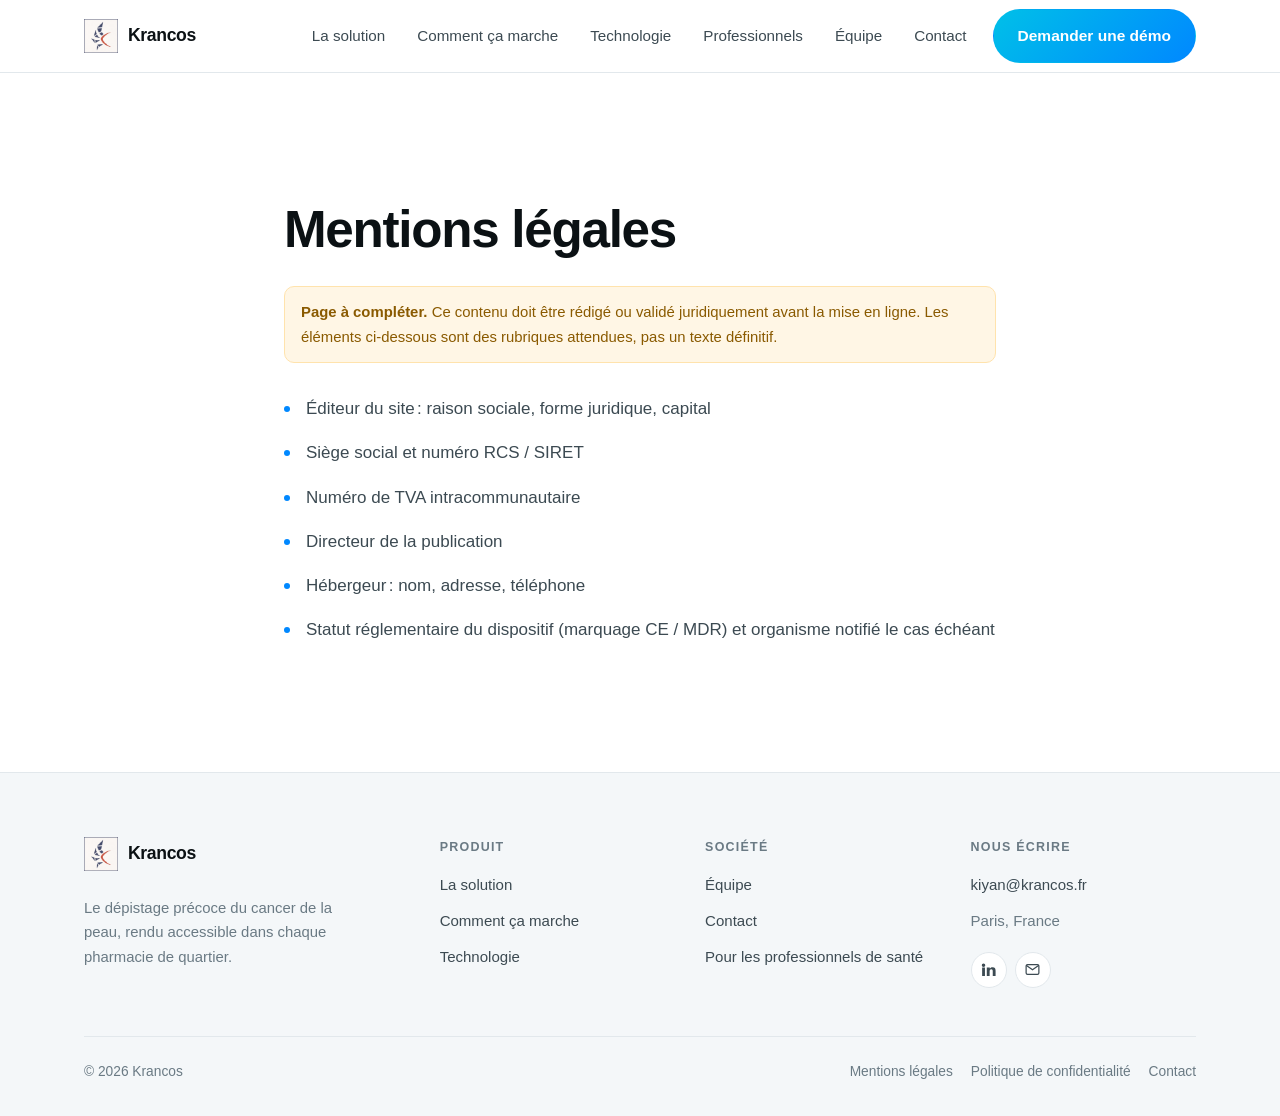
<file: mentions-legales.html>
<!DOCTYPE html>
<html lang="fr">
<head>
<meta charset="UTF-8">
<meta name="viewport" content="width=device-width, initial-scale=1">
<title>Mentions légales | Krancos</title>
<meta name="robots" content="noindex">
<link rel="stylesheet" href="css/styles.css">
</head>
<body>

<a class="skip-link" href="#main">Aller au contenu principal</a>
<div id="site-nav"></div>

<main id="main">
  <section class="section">
    <div class="shell prose">
      <h1 class="title--page">Mentions légales</h1>

      <p class="alert alert--warn" style="margin-top:28px">
        <strong>Page à compléter.</strong> Ce contenu doit être rédigé ou validé
        juridiquement avant la mise en ligne. Les éléments ci-dessous sont des
        rubriques attendues, pas un texte définitif.
      </p>

      <ul>
        <li>Éditeur du site : raison sociale, forme juridique, capital</li>
        <li>Siège social et numéro RCS / SIRET</li>
        <li>Numéro de TVA intracommunautaire</li>
        <li>Directeur de la publication</li>
        <li>Hébergeur : nom, adresse, téléphone</li>
        <li>
          Statut réglementaire du dispositif (marquage CE / MDR) et organisme
          notifié le cas échéant
        </li>
      </ul>
    </div>
  </section>
</main>

<div id="site-footer"></div>
<script src="js/site.js"></script>
</body>
</html>
</file>
<file: css/styles.css>
/* ==========================================================================
   Krancos — feuille de styles
   Palette : blanc + argent/graphite + bleu diagnostic -> cyan
   ========================================================================== */

/* --------------------------------------------------------------------------
   Système chromatique : blanc + argent/graphite + bleu diagnostic.

   Trois plans seulement :
     - clair    : blanc, texte encre
     - argent   : #f4f7f9, respiration entre deux blocs
     - profond  : graphite froid bleuté, texte argent

   Le dégradé de marque va du cyan au bleu (135deg). Il est identique
   partout : bouton, numéro d'étape, pastille de fonction. La variante
   --brand-gradient-deep ne sert qu'au survol.
   -------------------------------------------------------------------------- */

:root {
  /* --- Marque : bleu diagnostic -> cyan ---
     Reprend l'éclairage LED de la cabine. Les teintes vives servent aux
     aplats et aux dégradés ; --brand-ink est la version texte sur blanc. */
  --brand: #0088ff;
  --brand-bright: #00c0e8;
  --brand-deep: #0b6fd0;
  --brand-ink: #0a63a8;
  --brand-tint: #e9f4ff;   /* pastilles, icônes */
  --brand-tint-strong: #cde6ff;

  /* Le dégradé signature : balayage bleu -> cyan. */
  --brand-gradient: linear-gradient(135deg, #00c0e8 0%, #0088ff 100%);
  --brand-gradient-deep: linear-gradient(135deg, #009fc4 0%, #0b7ae6 100%);

  /* --- Plan clair --- */
  --white: #ffffff;
  --ink: #0b1114;
  --ink-soft: #3c4a52;
  --ink-muted: #6a7a84;
  --line: #e2e8ec;
  --surface-alt: #f4f7f9;         /* argent froid */

  /* --- Plan profond --- */
  --deep: #0b1014;
  --deep-raised: #141c22;
  --silver-bright: #eaf0f4;       /* titres sur graphite */
  --silver: #c3ced7;              /* corps sur graphite */
  --silver-dim: #8f9ea9;          /* mentions secondaires */
  --silver-line: rgba(195, 206, 215, 0.14);
  --silver-line-strong: rgba(195, 206, 215, 0.26);

  /* --- Dégradés : lueur froide + filet métallique --- */
  --bloom: radial-gradient(115% 85% at 50% -12%, #10283c 0%, #0a0f14 62%);
  --sheen: linear-gradient(90deg, transparent, rgba(234,240,244,.5), transparent);
  --chrome: linear-gradient(180deg, rgba(255,255,255,.06), rgba(255,255,255,0));

  /* --- Typographie --- */
  --font-sans: ui-sans-serif, -apple-system, BlinkMacSystemFont, "Segoe UI",
    "Helvetica Neue", Arial, sans-serif;

  /* --- Rythme & formes --- */
  --radius-sm: 10px;
  --radius: 16px;
  --radius-lg: 28px;
  --radius-pill: 999px;

  --shell: 1160px;
  --gutter: 24px;

  --shadow-sm: 0 1px 2px rgba(11, 16, 20, 0.05);
  --shadow: 0 12px 32px -12px rgba(11, 16, 20, 0.16);

  --nav-h: 72px;
}

/* ==========================================================================
   Base
   ========================================================================== */

*,
*::before,
*::after {
  box-sizing: border-box;
}

html {
  scroll-behavior: smooth;
  scroll-padding-top: calc(var(--nav-h) + 16px);
  -webkit-text-size-adjust: 100%;
}

body {
  margin: 0;
  background: var(--white);
  color: var(--ink);
  font-family: var(--font-sans);
  font-size: 17px;
  line-height: 1.65;
  -webkit-font-smoothing: antialiased;
}

h1,
h2,
h3,
h4 {
  margin: 0;
  line-height: 1.12;
  letter-spacing: -0.025em;
  font-weight: 600;
}

h1 {
  font-size: clamp(2.35rem, 5.4vw, 4rem);
}
h2 {
  font-size: clamp(1.8rem, 3.6vw, 2.7rem);
}
h3 {
  font-size: 1.15rem;
  letter-spacing: -0.015em;
}

p {
  margin: 0;
}

a {
  color: inherit;
  text-decoration: none;
}

img {
  max-width: 100%;
  display: block;
}

button,
input,
textarea,
select {
  font: inherit;
  color: inherit;
}

:focus-visible {
  outline: 2px solid var(--ink);
  outline-offset: 3px;
  border-radius: 4px;
}

/* ==========================================================================
   Primitives de mise en page
   ========================================================================== */

.shell {
  width: 100%;
  max-width: var(--shell);
  margin-inline: auto;
  padding-inline: var(--gutter);
}

.section {
  padding-block: clamp(72px, 10vw, 128px);
}

.section--alt {
  background: var(--surface-alt);
  border-block: 1px solid var(--line);
}

.section--flush {
  padding-top: 0;
}

.section__head {
  max-width: 660px;
  margin-bottom: 56px;
}

.section__head--center {
  margin-inline: auto;
  text-align: center;
}

.section__head--center .lede {
  margin-inline: auto;
}

.eyebrow {
  display: inline-flex;
  align-items: center;
  gap: 8px;
  font-size: 0.78rem;
  font-weight: 600;
  letter-spacing: 0.1em;
  text-transform: uppercase;
  color: var(--ink);
  background: var(--brand-tint);
  border-radius: var(--radius-pill);
  padding: 6px 14px;
  margin-bottom: 20px;
}

.lede {
  margin-top: 20px;
  font-size: 1.1rem;
  color: var(--ink-soft);
  max-width: 62ch;
}

.lede--sm {
  font-size: 0.95rem;
}

.muted {
  color: var(--ink-muted);
}

.link-accent {
  color: var(--ink);
  font-weight: 600;
}

.title--sm {
  font-size: clamp(1.5rem, 2.8vw, 2rem);
}

.title--page {
  font-size: clamp(2.1rem, 4.4vw, 3.2rem);
}

/* ==========================================================================
   Boutons
   ========================================================================== */

.btn {
  display: inline-flex;
  align-items: center;
  justify-content: center;
  gap: 8px;
  padding: 13px 24px;
  border-radius: var(--radius-pill);
  border: 1px solid transparent;
  font-size: 0.97rem;
  font-weight: 600;
  cursor: pointer;
  transition: transform 0.18s ease, background-color 0.18s ease,
    border-color 0.18s ease, box-shadow 0.18s ease;
}

.btn:hover {
  transform: translateY(-1px);
}

.btn:active {
  transform: translateY(0);
}

.btn--primary {
  background: var(--brand-gradient);
  color: var(--white);
}

.btn--primary:hover {
  background: var(--brand-gradient-deep);
}

.btn--ghost {
  background: var(--white);
  color: var(--ink);
  border-color: var(--line);
}

.btn--ghost:hover {
  border-color: var(--brand);
  color: var(--ink);
}

.btn--onDark {
  background: var(--brand-gradient);
  color: var(--white);
}

.btn--onDark:hover {
  background: var(--brand-gradient-deep);
}

/* Bouton secondaire posé sur le graphite. */
.btn--outlineLight {
  background: transparent;
  color: var(--silver-bright);
  border-color: var(--silver-line-strong);
}

.btn--outlineLight:hover {
  background: rgba(234, 240, 244, 0.07);
  border-color: var(--silver);
  color: var(--silver-bright);
}

/* ==========================================================================
   Navigation
   ========================================================================== */

.nav {
  position: sticky;
  top: 0;
  z-index: 50;
  background: rgba(255, 255, 255, 0.82);
  backdrop-filter: saturate(180%) blur(14px);
  border-bottom: 1px solid var(--line);
}

.nav__inner {
  height: var(--nav-h);
  display: flex;
  align-items: center;
  gap: 24px;
}

.nav__brand {
  display: inline-flex;
  align-items: center;
  gap: 10px;
  font-weight: 600;
  letter-spacing: -0.02em;
  font-size: 1.1rem;
  margin-right: auto;
}

/* Marque circulaire : pas de rognage carré, l'image est contenue entière. */
.nav__logo {
  width: 34px;
  height: 34px;
  object-fit: contain;
}

.nav__links {
  display: flex;
  align-items: center;
  gap: 4px;
  list-style: none;
  margin: 0;
  padding: 0;
}

.nav__link {
  display: block;
  padding: 9px 14px;
  border-radius: var(--radius-pill);
  font-size: 0.95rem;
  font-weight: 500;
  color: var(--ink-soft);
  transition: color 0.15s ease, background-color 0.15s ease;
}

.nav__link:hover {
  color: var(--ink);
  background: var(--surface-alt);
}

.nav__link[aria-current="page"] {
  color: var(--ink);
  background: var(--brand-tint);
}

.nav__cta {
  margin-left: 8px;
}

.nav__toggle {
  display: none;
  width: 42px;
  height: 42px;
  align-items: center;
  justify-content: center;
  flex-direction: column;
  background: var(--white);
  border: 1px solid var(--line);
  border-radius: 12px;
  cursor: pointer;
}

.nav__toggleBar {
  display: block;
  width: 17px;
  height: 1.5px;
  background: var(--ink);
  border-radius: 2px;
  transition: transform 0.2s ease, opacity 0.2s ease;
}

.nav__toggleBar + .nav__toggleBar {
  margin-top: 4px;
}

.nav__toggle[aria-expanded="true"] .nav__toggleBar:nth-child(1) {
  transform: translateY(5.5px) rotate(45deg);
}
.nav__toggle[aria-expanded="true"] .nav__toggleBar:nth-child(2) {
  opacity: 0;
}
.nav__toggle[aria-expanded="true"] .nav__toggleBar:nth-child(3) {
  transform: translateY(-5.5px) rotate(-45deg);
}

@media (max-width: 900px) {
  .nav__toggle {
    display: inline-flex;
  }

  .nav__links {
    position: absolute;
    top: var(--nav-h);
    left: 0;
    right: 0;
    flex-direction: column;
    align-items: stretch;
    gap: 2px;
    padding: 14px var(--gutter) 22px;
    background: var(--white);
    border-bottom: 1px solid var(--line);
    box-shadow: var(--shadow);
    transform: translateY(-8px);
    opacity: 0;
    visibility: hidden;
    transition: opacity 0.18s ease, transform 0.18s ease, visibility 0.18s;
  }

  .nav__links[data-open="true"] {
    transform: translateY(0);
    opacity: 1;
    visibility: visible;
  }

  .nav__link {
    padding: 12px 14px;
  }

  .nav__cta {
    margin-left: 0;
    margin-top: 8px;
  }
}

/* ==========================================================================
   Hero
   ========================================================================== */

.hero {
  position: relative;
  overflow: hidden;
  padding-block: clamp(64px, 9vw, 116px) clamp(72px, 10vw, 120px);
  background: var(--white);
}

.hero__grid {
  display: grid;
  grid-template-columns: 1.05fr 0.95fr;
  gap: clamp(40px, 6vw, 76px);
  align-items: center;
}

.hero__title span {
  color: var(--ink);
}

.hero__sub {
  margin-top: 24px;
  font-size: 1.15rem;
  color: var(--ink-soft);
  max-width: 54ch;
}

.hero__actions {
  display: flex;
  flex-wrap: wrap;
  gap: 12px;
  margin-top: 36px;
}

/* Mention de statut sous le hero : le dispositif n'est pas encore
   commercialisé, la page ne doit pas laisser croire l'inverse. */
.status {
  margin-top: 28px;
  padding-left: 13px;
  border-left: 2px solid var(--brand);
  font-size: 0.86rem;
  line-height: 1.55;
  color: var(--ink-muted);
  max-width: 52ch;
}

.hero__points {
  display: flex;
  flex-wrap: wrap;
  gap: 10px 22px;
  margin: 36px 0 0;
  padding: 0;
  list-style: none;
  font-size: 0.93rem;
  color: var(--ink-muted);
}

.hero__point {
  display: inline-flex;
  align-items: center;
  gap: 8px;
}

/* Visuel : représentation abstraite de la cabine et du scan. */
/* Photo de la cabine, posée directement sur le blanc du hero. */
.hero__visual {
  position: relative;
  display: flex;
  justify-content: center;
  align-items: flex-end;
}

.hero__cabin {
  position: relative;
  width: 100%;
  max-width: 430px;
  height: auto;
}

/* Halo froid : rappelle l'éclairage LED de la cabine. */
.hero__visual::before {
  content: "";
  position: absolute;
  bottom: 8%;
  width: 78%;
  aspect-ratio: 1;
  border-radius: 50%;
  background: radial-gradient(circle, rgba(0, 150, 220, 0.22), transparent 62%);
  filter: blur(26px);
}

.hero__badge {
  position: absolute;
  bottom: 6px;
  left: 0;
  right: 0;
  margin-inline: auto;
  width: max-content;
  max-width: 100%;
  display: flex;
  align-items: center;
  gap: 12px;
  padding: 14px 16px;
  border-radius: var(--radius);
  background: rgba(255, 255, 255, 0.92);
  backdrop-filter: blur(8px);
  border: 1px solid var(--line);
  box-shadow: var(--shadow-sm);
  font-size: 0.88rem;
}

.hero__badgeDot {
  width: 9px;
  height: 9px;
  border-radius: 50%;
  background: var(--brand);
  flex: none;
}

@media (max-width: 900px) {
  .hero__grid {
    grid-template-columns: 1fr;
  }

  .hero__visual {
    order: -1;
  }

  .hero__cabin {
    max-width: 320px;
  }
}

@media (prefers-reduced-motion: reduce) {
  html {
    scroll-behavior: auto;
  }
}

/* ==========================================================================
   Grilles & cartes
   ========================================================================== */

.grid {
  display: grid;
  gap: 20px;
}

.grid--3 {
  grid-template-columns: repeat(3, 1fr);
}
.grid--4 {
  grid-template-columns: repeat(4, 1fr);
}

@media (max-width: 900px) {
  .grid--3,
  .grid--4 {
    grid-template-columns: repeat(2, 1fr);
  }
}

@media (max-width: 620px) {
  .grid--3,
  .grid--4 {
    grid-template-columns: 1fr;
  }
}

.card {
  background: var(--white);
  border: 1px solid var(--line);
  border-radius: var(--radius);
  padding: 28px;
  transition: border-color 0.18s ease, transform 0.18s ease,
    box-shadow 0.18s ease;
}

.card:hover {
  border-color: rgba(0, 136, 255, 0.45);
  transform: translateY(-2px);
  box-shadow: var(--shadow);
}

.card__title {
  margin-bottom: 10px;
}

.card__body {
  color: var(--ink-soft);
  font-size: 0.97rem;
}

.icon {
  width: 44px;
  height: 44px;
  border-radius: 13px;
  display: grid;
  place-items: center;
  background: var(--brand-tint);
  color: var(--ink);
  margin-bottom: 18px;
}

/* --- Statistiques --- */

.stat {
  padding: 28px;
  border-radius: var(--radius);
  background: var(--white);
  border: 1px solid var(--line);
}

.stat__value {
  font-size: clamp(2.1rem, 4vw, 2.9rem);
  font-weight: 600;
  letter-spacing: -0.035em;
  color: var(--ink);
  line-height: 1;
}

.stat__label {
  margin-top: 12px;
  font-size: 0.94rem;
  color: var(--ink-soft);
}

.footnote {
  margin-top: 28px;
  font-size: 0.83rem;
  color: var(--ink-muted);
  max-width: 70ch;
}

/* ==========================================================================
   Étapes
   ========================================================================== */

.demoVideo {
  max-width: 880px;
  margin: 0 auto;
  border-radius: var(--radius);
  overflow: hidden;
  box-shadow: var(--shadow);
  background: #f4f7fb;
}

.demoVideo video {
  display: block;
  width: 100%;
  height: auto;
  aspect-ratio: 1696 / 960;
  border: 0;
}

.steps {
  display: grid;
  grid-template-columns: repeat(4, 1fr);
  gap: 20px;
}

@media (max-width: 900px) {
  .steps {
    grid-template-columns: repeat(2, 1fr);
  }
}

@media (max-width: 620px) {
  .steps {
    grid-template-columns: 1fr;
  }
}

.step {
  position: relative;
  padding: 30px 26px;
  border-radius: var(--radius);
  background: var(--white);
  border: 1px solid var(--line);
}

.step__num {
  display: grid;
  place-items: center;
  width: 36px;
  height: 36px;
  border-radius: 50%;
  background: var(--brand-gradient);
  color: var(--white);
  font-size: 0.9rem;
  font-weight: 600;
  margin-bottom: 18px;
}

.step__title {
  margin-bottom: 10px;
}

.step__body {
  font-size: 0.95rem;
  color: var(--ink-soft);
}

/* Connecteur entre les étapes (desktop uniquement). */
.step:not(:last-child)::after {
  content: "";
  position: absolute;
  top: 48px;
  right: -13px;
  width: 6px;
  height: 6px;
  border-top: 1.5px solid var(--line);
  border-right: 1.5px solid var(--line);
  transform: rotate(45deg);
}

@media (max-width: 900px) {
  .step::after {
    display: none;
  }
}

/* ==========================================================================
   Blocs en deux colonnes
   ========================================================================== */

.split {
  display: grid;
  grid-template-columns: 1fr 1fr;
  gap: clamp(36px, 5vw, 72px);
  align-items: center;
}

@media (max-width: 900px) {
  .split {
    grid-template-columns: 1fr;
  }
}

.featureList {
  list-style: none;
  margin: 36px 0 0;
  padding: 0;
  display: grid;
  gap: 18px;
}

.featureList li {
  display: grid;
  grid-template-columns: 26px 1fr;
  gap: 14px;
  align-items: start;
}

.featureList strong {
  display: block;
  font-weight: 600;
  margin-bottom: 3px;
}

.featureList span {
  color: var(--ink-soft);
  font-size: 0.96rem;
}

.check {
  width: 24px;
  height: 24px;
  border-radius: 50%;
  background: var(--brand-tint);
  color: var(--ink);
  display: grid;
  place-items: center;
  margin-top: 2px;
}

.specPanel {
  border-radius: var(--radius-lg);
  border: 1px solid var(--line);
  background: var(--white);
  box-shadow: var(--shadow);
  overflow: hidden;
}

.specPanel__head {
  padding: 20px 26px;
  background: var(--surface-alt);
  border-bottom: 1px solid var(--line);
  font-size: 0.8rem;
  font-weight: 600;
  letter-spacing: 0.09em;
  text-transform: uppercase;
  color: var(--ink-muted);
}

.specPanel dl {
  margin: 0;
}

.specRow {
  display: flex;
  justify-content: space-between;
  align-items: baseline;
  gap: 20px;
  padding: 17px 26px;
  font-size: 0.95rem;
}

.specRow + .specRow {
  border-top: 1px solid var(--line);
}

.specRow dt {
  color: var(--ink-muted);
}

.specRow dd {
  margin: 0;
  font-weight: 500;
  text-align: right;
}

/* ==========================================================================
   Bandeau vert
   ========================================================================== */

.band {
  position: relative;
  overflow: hidden;
  background: var(--deep);
  background-image: var(--bloom);
  color: var(--silver-bright);
  border: 1px solid var(--silver-line);
  border-radius: var(--radius-lg);
  padding: clamp(40px, 6vw, 68px);
}

/* Filet métallique sur l'arête haute. */
.band::before {
  content: "";
  position: absolute;
  inset: 0 0 auto;
  height: 1px;
  background: var(--sheen);
}

.band h2 {
  max-width: 20ch;
}

.band p {
  margin-top: 18px;
  max-width: 56ch;
  color: var(--silver);
}

.band__actions {
  display: flex;
  flex-wrap: wrap;
  gap: 12px;
  margin-top: 32px;
}

/* ==========================================================================
   Formulaires
   ========================================================================== */

.field__hint {
  font-size: 0.82rem;
  color: var(--ink-muted);
}

@media (max-width: 620px) {
  .formRow {
    grid-template-columns: 1fr;
  }
}

.alert {
  padding: 13px 16px;
  border-radius: var(--radius-sm);
  font-size: 0.93rem;
}

.alert--warn {
  background: #fff6e5;
  color: #8a5a00;
  border: 1px solid #ffe3ad;
}

/* ==========================================================================
   Équipe
   ========================================================================== */

.team {
  display: grid;
  grid-template-columns: repeat(3, 1fr);
  gap: clamp(28px, 4vw, 48px);
}

@media (max-width: 900px) {
  .team {
    grid-template-columns: 1fr;
    max-width: 380px;
    margin-inline: auto;
  }
}

.member {
  text-align: center;
}

/* Gabarit d'image rond — y déposer la photo du membre. */
.member__photo {
  width: min(220px, 62vw);
  aspect-ratio: 1 / 1;
  margin: 0 auto 24px;
  border-radius: 50%;
  overflow: hidden;
  background: var(--brand-tint);
  border: 1px solid rgba(0, 136, 255, 0.3);
  display: grid;
  place-items: center;
}

.member__photo img {
  width: 100%;
  height: 100%;
  object-fit: cover;
}

.member__name {
  font-size: 1.45rem;
  font-weight: 650;
  letter-spacing: -0.025em;
  color: var(--brand-ink);
}

/* Fonction en pastille verte : texte encre sur aplat (9,5:1). */
.member__role {
  display: inline-block;
  margin-top: 12px;
  padding: 6px 18px;
  border-radius: var(--radius-pill);
  background: var(--brand-gradient);
  color: var(--white);
  font-size: 0.95rem;
  font-weight: 700;
  letter-spacing: 0.14em;
  text-transform: uppercase;
}

/* Lignes de parcours sous chaque membre, précédées de leur icône. */
.member__creds {
  list-style: none;
  margin: 22px 0 0;
  padding: 0;
  display: grid;
  gap: 9px;
  font-size: 0.96rem;
  color: var(--ink-soft);
}

.member__creds li {
  display: flex;
  align-items: center;
  justify-content: center;
  gap: 9px;
}

.member__creds svg {
  flex: none;
  color: var(--ink-muted);
}

/* Formation : icône mise en avant dans le vert d'accent. */
.member__creds .is-edu svg {
  color: var(--brand-ink);
}

.member__creds sup {
  font-size: 0.7em;
  line-height: 0;
}

/* Renvois des astérisques (ICP, UdS). */
.team__notes {
  display: flex;
  flex-wrap: wrap;
  justify-content: center;
  gap: 6px 24px;
  margin-top: 56px;
  font-size: 0.83rem;
  color: var(--ink-muted);
}

.team__notes sup {
  font-size: 0.8em;
  line-height: 0;
}

/* ==========================================================================
   En-tête des sous-pages
   ========================================================================== */

.pageHead {
  padding-block: clamp(56px, 8vw, 96px) clamp(40px, 5vw, 64px);
  background: var(--surface-alt);
  border-bottom: 1px solid var(--line);
}

/* --- Pages légales --- */

.prose {
  max-width: 760px;
}

.prose ul {
  list-style: none;
  margin: 32px 0 0;
  padding: 0;
  display: grid;
  gap: 16px;
  color: var(--ink-soft);
}

.prose ul li {
  display: grid;
  grid-template-columns: 8px 1fr;
  gap: 14px;
  align-items: start;
}

.prose ul li::before {
  content: "";
  width: 6px;
  height: 6px;
  border-radius: 50%;
  background: var(--brand);
  margin-top: 11px;
}

/* ==========================================================================
   Pied de page
   ========================================================================== */

.footer {
  background: var(--surface-alt);
  border-top: 1px solid var(--line);
  padding-block: 64px 32px;
}

.footer__grid {
  display: grid;
  grid-template-columns: 1.4fr 1fr 1fr 1fr;
  gap: 40px;
}

@media (max-width: 900px) {
  .footer__grid {
    grid-template-columns: 1fr 1fr;
  }
}

@media (max-width: 620px) {
  .footer__grid {
    grid-template-columns: 1fr;
  }
}

.footer__brand {
  display: inline-flex;
  align-items: center;
  gap: 10px;
  font-weight: 600;
  font-size: 1.1rem;
  letter-spacing: -0.02em;
}

.footer__blurb {
  margin-top: 16px;
  font-size: 0.93rem;
  color: var(--ink-muted);
  max-width: 34ch;
}

.footer__colTitle {
  font-size: 0.78rem;
  font-weight: 600;
  letter-spacing: 0.1em;
  text-transform: uppercase;
  color: var(--ink-muted);
  margin-bottom: 16px;
}

.footer__list {
  list-style: none;
  margin: 0;
  padding: 0;
  display: grid;
  gap: 11px;
  font-size: 0.94rem;
}

.footer__list a {
  color: var(--ink-soft);
  transition: color 0.15s ease;
}

.footer__list a:hover {
  color: var(--ink);
}

.footer__bottom {
  margin-top: 48px;
  padding-top: 24px;
  border-top: 1px solid var(--line);
  display: flex;
  flex-wrap: wrap;
  gap: 12px 24px;
  justify-content: space-between;
  align-items: center;
  font-size: 0.86rem;
  color: var(--ink-muted);
}

.footer__legal {
  display: flex;
  flex-wrap: wrap;
  gap: 18px;
  list-style: none;
  margin: 0;
  padding: 0;
}

.socials {
  display: flex;
  gap: 8px;
  margin-top: 18px;
}

.socials a {
  width: 36px;
  height: 36px;
  border-radius: 50%;
  display: grid;
  place-items: center;
  background: var(--white);
  border: 1px solid var(--line);
  color: var(--ink-soft);
  transition: color 0.15s ease, border-color 0.15s ease;
}

.socials a:hover {
  color: var(--ink);
  border-color: var(--brand);
}

/* ==========================================================================
   Utilitaires
   ========================================================================== */

.sr-only {
  position: absolute;
  width: 1px;
  height: 1px;
  padding: 0;
  margin: -1px;
  overflow: hidden;
  clip: rect(0, 0, 0, 0);
  white-space: nowrap;
  border: 0;
}

.skip-link {
  position: absolute;
  left: 50%;
  transform: translate(-50%, -120%);
  z-index: 100;
  background: var(--brand);
  color: var(--white);
  padding: 10px 18px;
  border-radius: 0 0 var(--radius-sm) var(--radius-sm);
  transition: transform 0.18s ease;
}

.skip-link:focus {
  transform: translate(-50%, 0);
}

/* ==========================================================================
   Plan profond — sections graphite
   Les composants (cartes, panneaux, étapes) héritent automatiquement de leur
   variante sombre : aucun balisage spécifique en dehors de .section--dark.
   ========================================================================== */

.section--dark {
  position: relative;
  background: var(--deep);
  background-image: var(--bloom);
  color: var(--silver);
  border-block: 1px solid var(--deep-raised);
}

/* Filets métalliques sur les arêtes : la signature « argent ». */
.section--dark::before,
.section--dark::after {
  content: "";
  position: absolute;
  left: 0;
  right: 0;
  height: 1px;
  background: var(--sheen);
}

.section--dark::before {
  top: 0;
}

.section--dark::after {
  bottom: 0;
  opacity: 0.5;
}

/* --- Typographie sur graphite --- */

.section--dark h2,
.section--dark h3,
.section--dark .stat__value,
.section--dark .member__name {
  color: var(--silver-bright);
}

.section--dark .lede,
.section--dark .card__body,
.section--dark .step__body,
.section--dark .stat__label,
.section--dark .featureList span {
  color: var(--silver);
}

.section--dark .footnote,
.section--dark .muted,
.section--dark .field__hint {
  color: var(--silver-dim);
}

/* Le vert devient enfin du texte : 8,6:1 sur graphite. */
.section--dark .eyebrow {
  color: var(--brand);
  background: rgba(0, 136, 255, 0.12);
}

.section--dark .link-accent {
  color: var(--brand);
}

/* --- Surfaces surélevées --- */

.section--dark .card,
.section--dark .step,
.section--dark .stat,
.section--dark .specPanel,
.section--dark .formCard {
  background: var(--deep-raised);
  background-image: var(--chrome);
  border-color: var(--silver-line);
}

.section--dark .card:hover {
  border-color: rgba(0, 136, 255, 0.45);
  box-shadow: 0 16px 40px -20px rgba(0, 0, 0, 0.8);
}

.section--dark .specPanel__head {
  background: rgba(255, 255, 255, 0.03);
  border-bottom-color: var(--silver-line);
  color: var(--silver-dim);
}

.section--dark .specRow + .specRow {
  border-top-color: var(--silver-line);
}

.section--dark .specRow dt {
  color: var(--silver-dim);
}

.section--dark .specRow dd {
  color: var(--silver-bright);
}

/* --- Pastilles, icônes, puces --- */

.section--dark .icon,
.section--dark .check {
  background: rgba(0, 136, 255, 0.14);
  color: var(--brand);
}

.section--dark .step__num {
  background: var(--brand-gradient);
  color: var(--white);
}

.section--dark .featureList strong {
  color: var(--silver-bright);
}

/* --- Contrôles --- */

.section--dark .btn--ghost {
  background: transparent;
  color: var(--silver-bright);
  border-color: var(--silver-line-strong);
}

.section--dark .btn--ghost:hover {
  border-color: var(--brand);
  color: var(--brand);
}

/* --- Séparateur métallique autonome --- */

.rule {
  height: 1px;
  border: 0;
  margin: 0;
  background: linear-gradient(
    90deg,
    transparent,
    var(--line),
    transparent
  );
}

/* ==========================================================================
   Appel au contact (remplace les anciens formulaires)
   ========================================================================== */

.contactCTA {
  max-width: 640px;
}

.contactCTA__btn {
  margin-top: 28px;
  font-size: 1.02rem;
  padding: 15px 28px;
}

.contactCTA .field__hint,
.contactCTA__btn + .footnote {
  margin-top: 18px;
}
</file>
